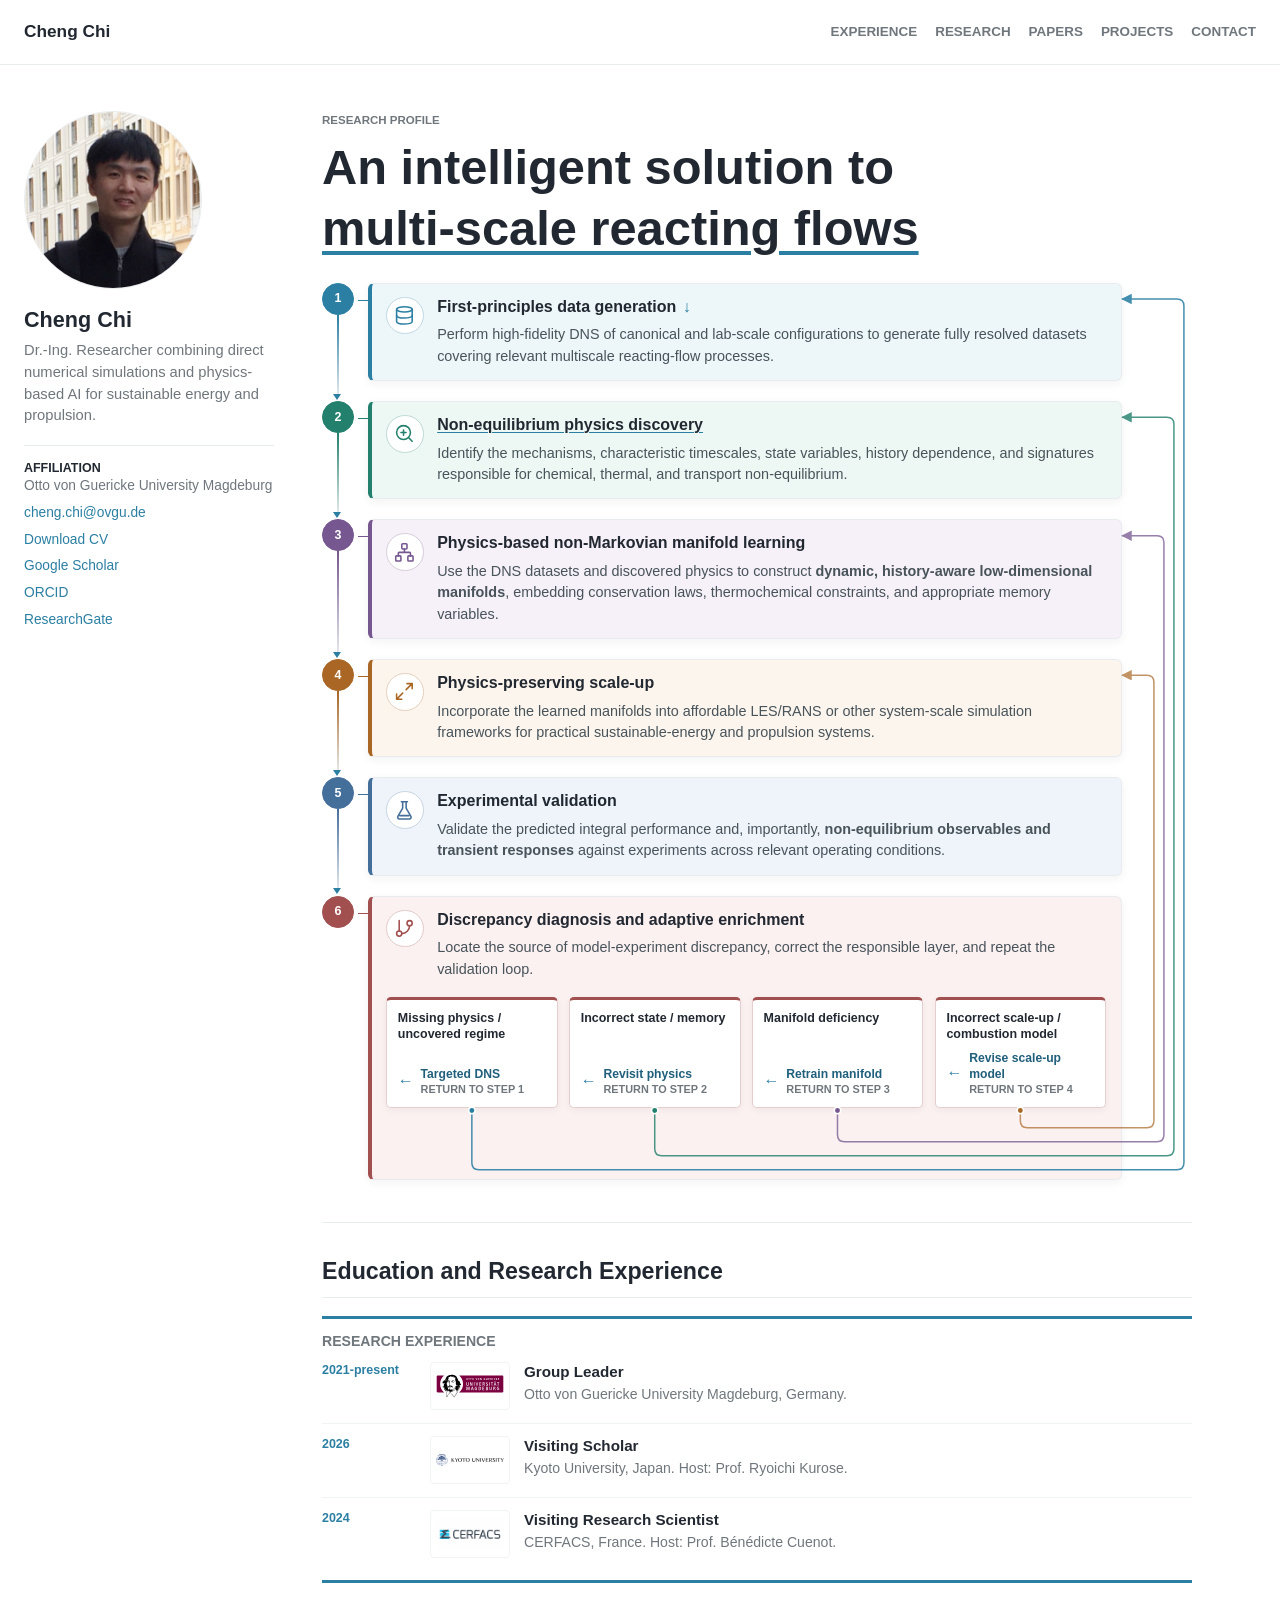
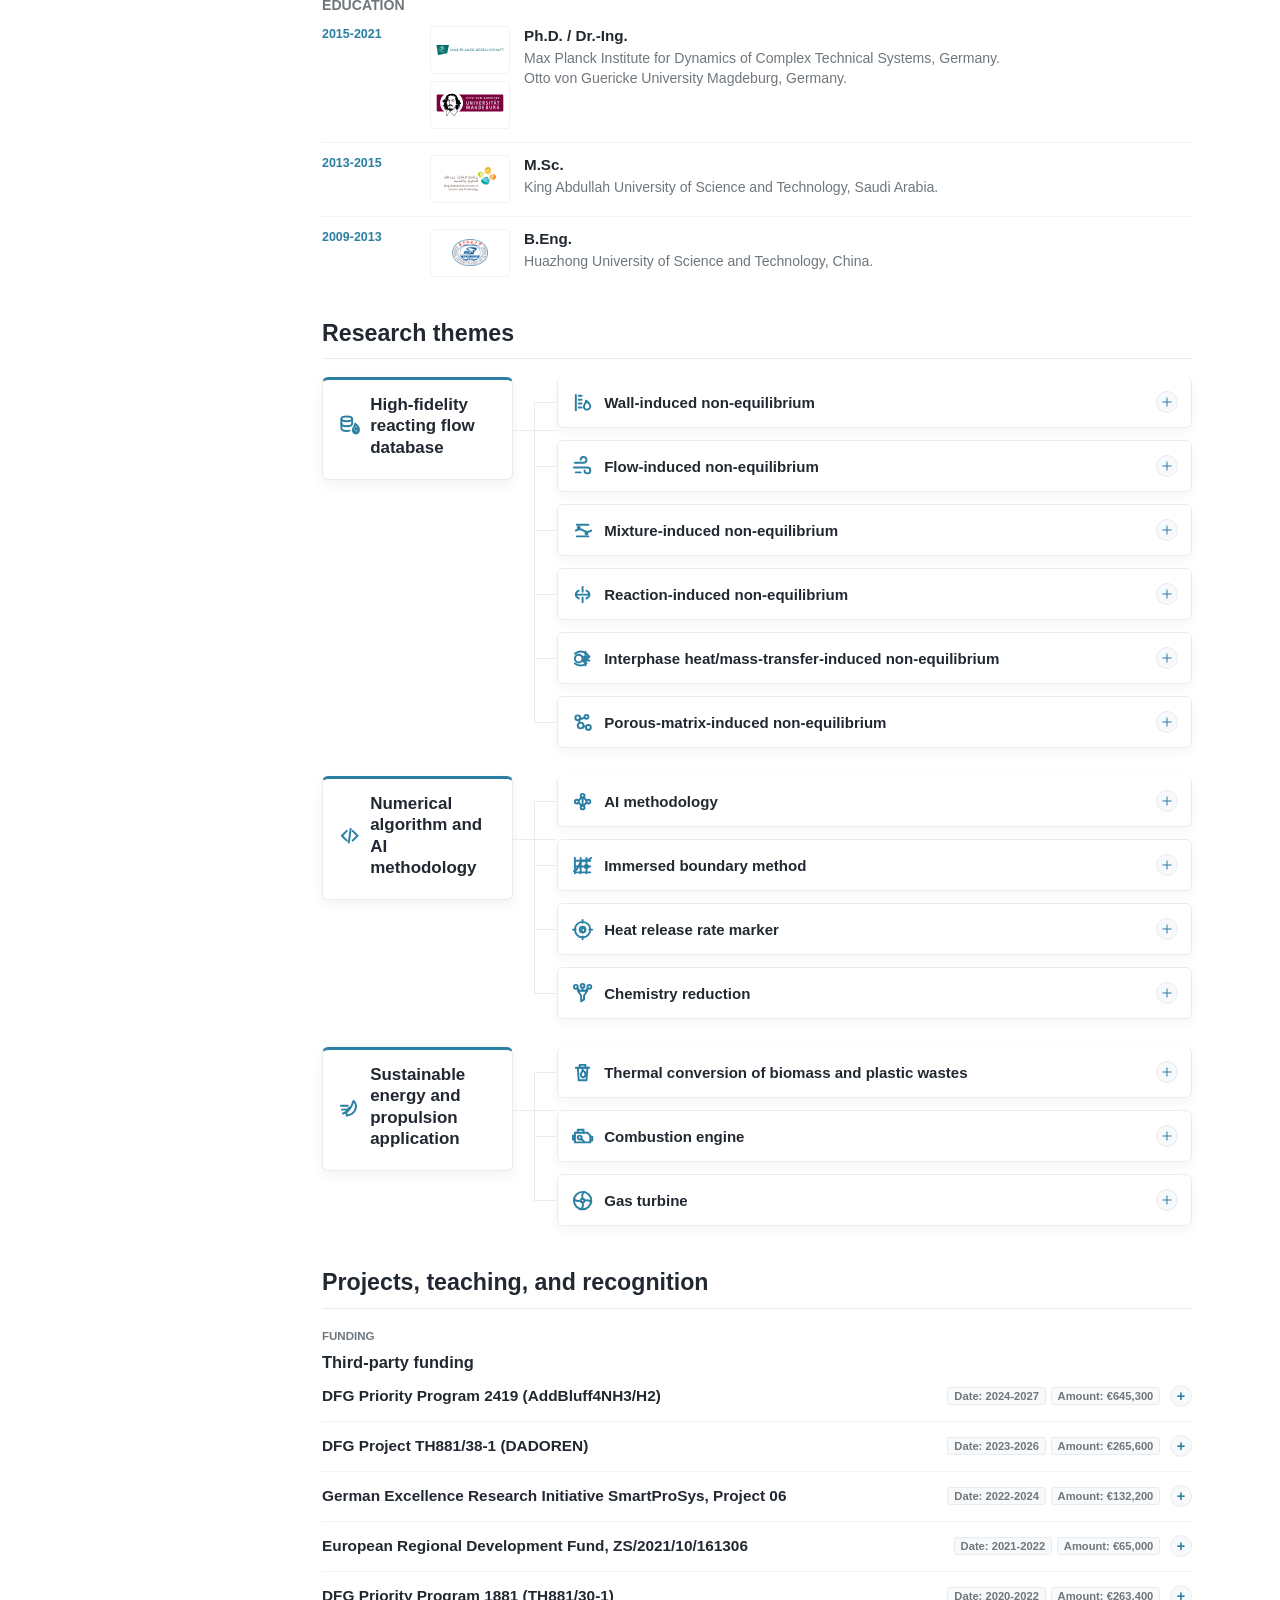
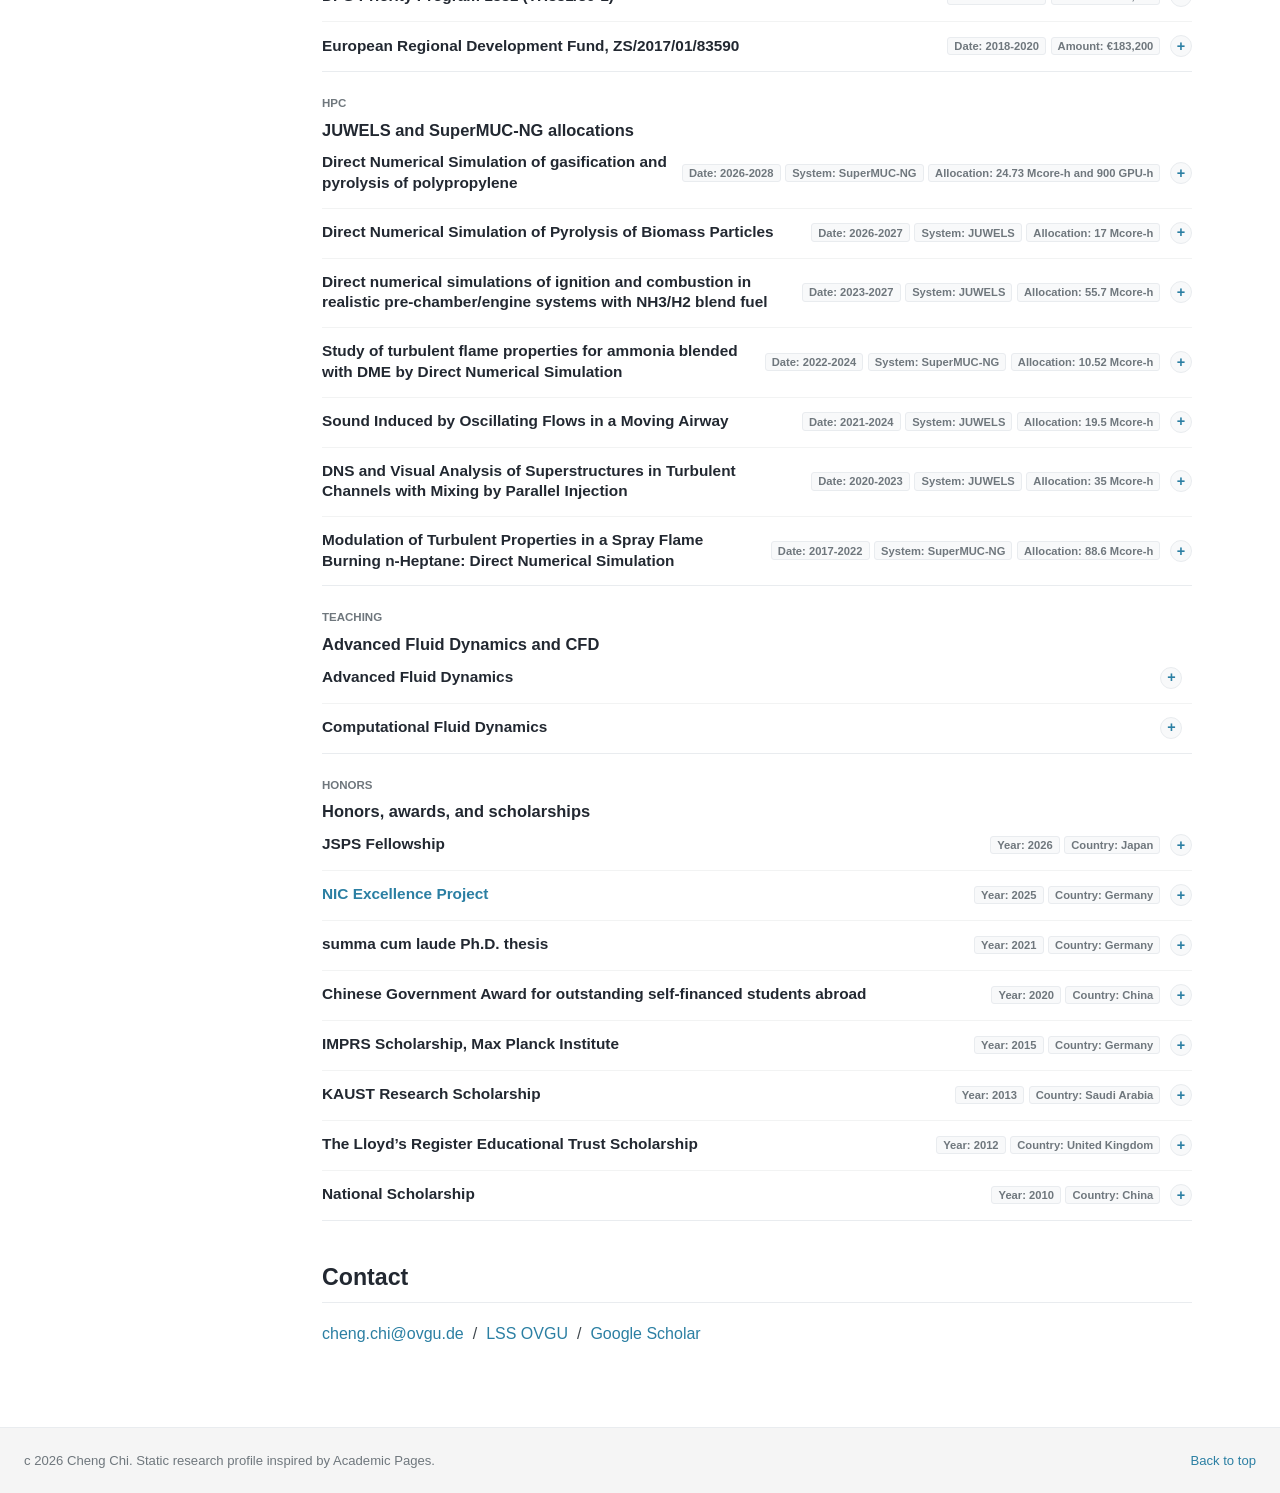
<file: index.html>
<!doctype html>
<html lang="en">
  <head>
    <meta charset="utf-8" />
    <meta name="viewport" content="width=device-width, initial-scale=1" />
    <title>Cheng Chi | AI-assisted Reacting Flows for Sustainable Energy and Propulsion</title>
    <meta
      name="description"
      content="Dr.-Ing. Cheng Chi develops AI-assisted approaches for reacting flows in sustainable energy and propulsion using direct numerical simulation, rare-event analysis, and physics-based AI."
    />
    <meta name="google-site-verification" content="40iaabo61hyjqT8rDu9QE8e2UBWlCCJHtbiyzvYNwFI" />
    <meta name="robots" content="index, follow, max-image-preview:large" />
    <meta name="theme-color" content="#ffffff" />
    <link rel="canonical" href="https://chengchi1.github.io/" />
    <meta property="og:type" content="profile" />
    <meta property="og:url" content="https://chengchi1.github.io/" />
    <meta property="og:title" content="Cheng Chi | AI-assisted Reacting Flows for Sustainable Energy and Propulsion" />
    <meta
      property="og:description"
      content="AI-assisted reacting-flow research combining high-fidelity simulation, non-equilibrium physics, and interpretable scientific AI."
    />
    <meta property="og:image" content="https://chengchi1.github.io/assets/profile-cheng-avatar-eye23.jpg?v=restored-20260811" />
    <meta property="og:image:alt" content="Portrait of Dr.-Ing. Cheng Chi" />
    <meta name="twitter:card" content="summary" />
    <meta name="twitter:title" content="Cheng Chi | AI-assisted Reacting Flows" />
    <meta
      name="twitter:description"
      content="Research in high-fidelity reacting-flow simulation, non-equilibrium physics, and physics-based AI for sustainable energy and propulsion."
    />
    <meta name="twitter:image" content="https://chengchi1.github.io/assets/profile-cheng-avatar-eye23.jpg?v=restored-20260811" />
    <script type="application/ld+json">
      {
        "@context": "https://schema.org",
        "@type": "Person",
        "@id": "https://chengchi1.github.io/#person",
        "name": "Cheng Chi",
        "honorificPrefix": "Dr.-Ing.",
        "url": "https://chengchi1.github.io/",
        "image": "https://chengchi1.github.io/assets/profile-cheng-avatar-eye23.jpg?v=restored-20260811",
        "email": "mailto:cheng.chi@ovgu.de",
        "jobTitle": "Group Leader",
        "affiliation": {
          "@type": "CollegeOrUniversity",
          "name": "Otto von Guericke University Magdeburg",
          "url": "https://www.ovgu.de/en/"
        },
        "alumniOf": [
          {
            "@type": "ResearchOrganization",
            "name": "Max Planck Institute for Dynamics of Complex Technical Systems",
            "url": "https://www.mpi-magdeburg.mpg.de/"
          },
          {
            "@type": "CollegeOrUniversity",
            "name": "Otto von Guericke University Magdeburg",
            "url": "https://www.ovgu.de/en/"
          },
          {
            "@type": "CollegeOrUniversity",
            "name": "King Abdullah University of Science and Technology",
            "url": "https://www.kaust.edu.sa/"
          },
          {
            "@type": "CollegeOrUniversity",
            "name": "Huazhong University of Science and Technology",
            "url": "https://english.hust.edu.cn/"
          }
        ],
        "sameAs": [
          "https://scholar.google.com/citations?hl=en&user=B3WmPUEAAAAJ",
          "https://orcid.org/0000-0002-8512-8876",
          "https://www.researchgate.net/profile/Cheng-Chi-20"
        ],
        "knowsAbout": [
          "AI-assisted reacting flows",
          "Non-equilibrium reacting flows",
          "Direct numerical simulation",
          "Physics-based artificial intelligence",
          "Sustainable energy",
          "Propulsion"
        ]
      }
    </script>
    <link rel="stylesheet" href="styles.css?v=66" />
    <script src="script.js?v=69" defer></script>
  </head>
  <body>
    <svg class="icon-sprite" aria-hidden="true" focusable="false">
      <symbol id="icon-database-flow" viewBox="0 0 24 24">
        <ellipse cx="9" cy="5" rx="5.5" ry="2.5" />
        <path d="M3.5 5v5c0 1.4 2.5 2.5 5.5 2.5s5.5-1.1 5.5-2.5V5" />
        <path d="M3.5 10v5c0 1.4 2.5 2.5 5.5 2.5 1 0 1.9-.1 2.7-.4" />
        <path d="M17.5 20c-2.4-1.2-3-3.7-1.4-6 .9-1.2 1.5-2.3 1.4-4 2.5 1.8 4 4 4 6.3a4 4 0 0 1-4 3.7Z" />
        <path d="M17.8 19c-1-.7-1.1-1.9-.2-3.1.4-.6.8-1.1.8-1.8 1.1.9 1.7 1.8 1.7 2.8a2.1 2.1 0 0 1-2.3 2.1Z" />
      </symbol>
      <symbol id="icon-wall-flame" viewBox="0 0 24 24">
        <path d="M5 4v16" />
        <path d="M8 5h3M8 9h3M8 13h3M8 17h3" />
        <path d="M15 19c-1.7-1.1-2.2-3.1-.9-5.1.8-1.2 1.4-2.3 1.4-3.9 2.4 1.7 4.5 4 4.5 6.4A3.7 3.7 0 0 1 15 19Z" />
      </symbol>
      <symbol id="icon-particles" viewBox="0 0 24 24">
        <circle cx="9" cy="14" r="4" />
        <circle cx="17" cy="7" r="2" />
        <circle cx="18" cy="17" r="1.5" />
        <path d="M12.3 11.7 15.5 8.5M13 15.2l3.6 1" />
      </symbol>
      <symbol id="icon-interphase" viewBox="0 0 24 24">
        <circle cx="8" cy="12" r="4" />
        <path d="M15 5v14" />
        <path d="M4 7c4-3 8-3 12 0" />
        <path d="M4 17c4 3 8 3 12 0" />
        <path d="M12 10h7" />
        <path d="m16 7 3 3-3 3" />
        <path d="M19 14h-7" />
        <path d="m15 11-3 3 3 3" />
      </symbol>
      <symbol id="icon-flow" viewBox="0 0 24 24">
        <path d="M4 8h9a3 3 0 1 0-3-3" />
        <path d="M3 13h14a3 3 0 1 1-3 3" />
        <path d="M5 18h5" />
      </symbol>
      <symbol id="icon-mixture" viewBox="0 0 24 24">
        <path d="M6 6h12" />
        <path d="M5 12c3-2 5-2 8 0s5 2 8 0" />
        <path d="M6 18h12" />
        <circle cx="8" cy="9" r="1" />
        <circle cx="16" cy="15" r="1" />
      </symbol>
      <symbol id="icon-limit" viewBox="0 0 24 24">
        <path d="M12 4v5" />
        <path d="M12 15v5" />
        <path d="M5 12h14" />
        <path d="M8 8c-2 1-3 2.5-3 4s1 3 3 4" />
        <path d="M16 8c2 1 3 2.5 3 4s-1 3-3 4" />
      </symbol>
      <symbol id="icon-porous" viewBox="0 0 24 24">
        <circle cx="7" cy="7" r="2.5" />
        <circle cx="16" cy="6" r="2" />
        <circle cx="10" cy="15" r="3" />
        <circle cx="18" cy="17" r="2.5" />
        <path d="M9 8.5 14.2 7M8.4 9.2 9.2 12.2M12.8 15.7 15.8 16.4" />
      </symbol>
      <symbol id="icon-ai" viewBox="0 0 24 24">
        <circle cx="6" cy="12" r="2" />
        <circle cx="12" cy="6" r="2" />
        <circle cx="18" cy="12" r="2" />
        <circle cx="12" cy="18" r="2" />
        <path d="M8 11 11 7.5M13 7.5 16 11M8 13l3 3.5M13 16.5l3-3.5M12 8v8" />
      </symbol>
      <symbol id="icon-methods" viewBox="0 0 24 24">
        <path d="m9 7-5 5 5 5" />
        <path d="m15 7 5 5-5 5" />
        <path d="m13 5-2 14" />
      </symbol>
      <symbol id="icon-immersed-boundary" viewBox="0 0 24 24">
        <path d="M4 4v16M10 4v16M16 4v16M4 7h16M4 13h16M4 19h16" />
        <path d="M3 18c5-1 5-10 9-11 3-.8 5 1 9-3" />
        <circle cx="16" cy="13" r="1.6" />
      </symbol>
      <symbol id="icon-marker" viewBox="0 0 24 24">
        <circle cx="12" cy="12" r="8" />
        <circle cx="12" cy="12" r="3" />
        <path d="M12 2v3M12 19v3M2 12h3M19 12h3" />
        <path d="M12 15c-1.2-.8-1.5-2.2-.6-3.6.5-.7.8-1.3.8-2.1 1.4 1 2.3 2.2 2.3 3.4A2.5 2.5 0 0 1 12 15Z" />
      </symbol>
      <symbol id="icon-chemistry-reduction" viewBox="0 0 24 24">
        <circle cx="5" cy="5" r="2" />
        <circle cx="12" cy="4" r="2" />
        <circle cx="19" cy="5" r="2" />
        <path d="M6.5 6.4 9 9M12 6v3M17.5 6.4 15 9" />
        <path d="M7 9h10l-3.5 5v4l-3 2v-6Z" />
      </symbol>
      <symbol id="icon-application" viewBox="0 0 24 24">
        <path d="M5 19c4-1 7-4 9-8l2-5c2 2 3 5 2 8-1 4-5 7-9 7" />
        <path d="M9 21c-1-3 0-6 3-8" />
        <path d="M4 15h5" />
        <path d="M3 11h7" />
      </symbol>
      <symbol id="icon-waste-conversion" viewBox="0 0 24 24">
        <path d="M7 7h10l-1 13H8Z" />
        <path d="M9 7V4h6v3M5 7h14" />
        <path d="M12 17c-2-1.3-2.5-3.2-1.1-5 .7-.9 1-1.8 1-2.8 2 1.4 3.1 3 3.1 4.6 0 1.8-1.3 3.2-3 3.2Z" />
      </symbol>
      <symbol id="icon-engine" viewBox="0 0 24 24">
        <path d="M4 8h13l3 3v7H4Z" />
        <path d="M7 8V5h6v3M20 12h2v4h-2M4 11H2v4h2" />
        <circle cx="9" cy="13" r="2" />
        <path d="m10.5 14.5 3 2.5" />
      </symbol>
      <symbol id="icon-turbine" viewBox="0 0 24 24">
        <circle cx="12" cy="12" r="2" />
        <circle cx="12" cy="12" r="9" />
        <path d="M12 10c-1-4 0-6 2-7M14 12c4-1 6 0 7 2M12 14c1 4 0 6-2 7M10 12c-4 1-6 0-7-2" />
      </symbol>
    </svg>
    <a class="skip-link" href="#main">Skip to content</a>

    <header class="masthead site-header" data-header>
      <div class="masthead__inner-wrap">
        <a class="site-title" href="#top" aria-label="Cheng Chi home">
          Cheng Chi
        </a>

        <button class="nav-toggle" type="button" aria-expanded="false" aria-controls="site-nav" data-nav-toggle>
          <span class="nav-toggle-line"></span>
          <span class="nav-toggle-line"></span>
          <span class="nav-toggle-line"></span>
          <span class="visually-hidden">Menu</span>
        </button>

        <nav class="greedy-nav site-nav" id="site-nav" data-nav>
          <a href="#experience">Experience</a>
          <a href="#research">Research</a>
          <a href="#theme-publications">Papers</a>
          <a href="#projects">Projects</a>
          <a href="#contact">Contact</a>
        </nav>
      </div>
    </header>

    <main class="page-layout" id="main">
      <aside class="sidebar sticky" id="top" aria-label="Author profile">
        <div class="author__avatar">
          <img src="assets/profile-cheng-avatar-eye23.jpg?v=restored-20260811" alt="Portrait of Dr.-Ing. Cheng Chi" />
        </div>

        <div class="author__content">
          <h2 class="author__name">Cheng Chi</h2>
          <p class="author__bio">
            Dr.-Ing. Researcher combining direct numerical simulations and physics-based AI
            for sustainable energy and propulsion.
          </p>
        </div>

        <ul class="author__urls">
          <li><strong>Affiliation</strong><span>Otto von Guericke University Magdeburg</span></li>
          <li><a href="mailto:cheng.chi@ovgu.de">cheng.chi@ovgu.de</a></li>
          <li><a href="assets/Cheng-Chi-CV.pdf?v=restored-20260811">Download CV</a></li>
          <li><a href="https://scholar.google.com/citations?hl=en&amp;user=B3WmPUEAAAAJ">Google Scholar</a></li>
          <li><a href="https://orcid.org/0000-0002-8512-8876">ORCID</a></li>
          <li><a href="https://www.researchgate.net/profile/Cheng-Chi-20">ResearchGate</a></li>
        </ul>
      </aside>

      <article class="page archive">
        <header class="page__header">
          <p class="page__meta">Research profile</p>
          <h1 class="page__title">
            An intelligent solution to
            <button
              class="definition-trigger definition-trigger--title"
              type="button"
              aria-expanded="false"
              aria-controls="multiscale-definition"
              data-definition-trigger
            >
              multi-scale reacting flows
            </button>
          </h1>
          <div
            class="definition-popover definition-popover--profile"
            id="multiscale-definition"
            role="note"
            data-definition-panel
            hidden
          >
            <p>
              Reactive flow constitutes the physical foundation for
              <strong class="definition-highlight">sustainable energy and propulsion</strong>.
              Its multiscale nature introduces non-equilibrium processes that generate intermittent rare
              events, including extinction, reignition, abnormal pollutant emissions, extreme curvature,
              strain, and burning rates, making prediction and modeling especially challenging.
            </p>
          </div>
          <ol class="research-workflow" aria-label="Closed-loop research workflow">
            <li id="workflow-step-1">
              <span class="research-workflow__number">1</span>
              <a class="research-workflow__content research-workflow__content--link" href="#theme-noneq">
                <span class="research-workflow__icon" aria-hidden="true">
                  <svg viewBox="0 0 24 24" focusable="false"><ellipse cx="12" cy="5" rx="9" ry="3"></ellipse><path d="M3 5v14c0 1.7 4 3 9 3s9-1.3 9-3V5"></path><path d="M3 12c0 1.7 4 3 9 3s9-1.3 9-3"></path></svg>
                </span>
                <h2>First-principles data generation</h2>
                <p>Perform high-fidelity DNS of canonical and lab-scale configurations to generate fully resolved datasets covering relevant multiscale reacting-flow processes.</p>
              </a>
            </li>
            <li id="workflow-step-2">
              <span class="research-workflow__number">2</span>
              <div class="research-workflow__content">
                <span class="research-workflow__icon" aria-hidden="true">
                  <svg viewBox="0 0 24 24" focusable="false"><circle cx="11" cy="11" r="8"></circle><path d="m21 21-4.3-4.3"></path><path d="M8 11h6M11 8v6"></path></svg>
                </span>
                <h2>
                  <button
                    class="definition-trigger definition-trigger--workflow"
                    type="button"
                    aria-expanded="false"
                    aria-controls="nonequilibrium-definition"
                    data-definition-trigger
                  >
                    Non-equilibrium physics discovery
                  </button>
                </h2>
                <p>Identify the mechanisms, characteristic timescales, state variables, history dependence, and signatures responsible for chemical, thermal, and transport non-equilibrium.</p>
                <div
                  class="definition-popover definition-popover--workflow"
                  id="nonequilibrium-definition"
                  role="note"
                  data-definition-panel
                  hidden
                >
                  <p>
                    <strong>Non-equilibrium reacting flows:</strong> the fast-reaction (chemical-equilibrium)
                    assumption fails when the timescale of another physical process, such as convection or
                    diffusion, becomes comparable to or smaller than the flame timescale.
                  </p>
                  <figure class="definition-figure">
                    <img
                      src="assets/nonequilibrium-explanation.png?v=restored-20260811"
                      alt="Conceptual diagram showing turbulence, wall heat loss, pressure waves, spray mixing, flame state, chemical response, equilibrium manifold, non-equilibrium state, and forcing versus chemical timescales."
                    />
                  </figure>
                </div>
              </div>
            </li>
            <li id="workflow-step-3">
              <span class="research-workflow__number">3</span>
              <div class="research-workflow__content">
                <span class="research-workflow__icon" aria-hidden="true">
                  <svg viewBox="0 0 24 24" focusable="false"><rect x="9" y="2" width="6" height="6" rx="1"></rect><rect x="2" y="16" width="6" height="6" rx="1"></rect><rect x="16" y="16" width="6" height="6" rx="1"></rect><path d="M12 8v4M5 16v-3a1 1 0 0 1 1-1h12a1 1 0 0 1 1 1v3"></path></svg>
                </span>
                <h2>Physics-based non-Markovian manifold learning</h2>
                <p>Use the DNS datasets and discovered physics to construct <strong>dynamic, history-aware low-dimensional manifolds</strong>, embedding conservation laws, thermochemical constraints, and appropriate memory variables.</p>
              </div>
            </li>
            <li id="workflow-step-4">
              <span class="research-workflow__number">4</span>
              <div class="research-workflow__content">
                <span class="research-workflow__icon" aria-hidden="true">
                  <svg viewBox="0 0 24 24" focusable="false"><path d="M15 3h6v6M9 21H3v-6M21 3l-7 7M3 21l7-7"></path></svg>
                </span>
                <h2>Physics-preserving scale-up</h2>
                <p>Incorporate the learned manifolds into affordable LES/RANS or other system-scale simulation frameworks for practical sustainable-energy and propulsion systems.</p>
              </div>
            </li>
            <li>
              <span class="research-workflow__number">5</span>
              <div class="research-workflow__content">
                <span class="research-workflow__icon" aria-hidden="true">
                  <svg viewBox="0 0 24 24" focusable="false"><path d="M10 2v7.3L4.5 19a2 2 0 0 0 1.75 3h11.5a2 2 0 0 0 1.75-3L14 9.3V2"></path><path d="M8.5 2h7M6.5 18h11"></path></svg>
                </span>
                <h2>Experimental validation</h2>
                <p>Validate the predicted integral performance and, importantly, <strong>non-equilibrium observables and transient responses</strong> against experiments across relevant operating conditions.</p>
              </div>
            </li>
            <li class="research-workflow__diagnosis">
              <span class="research-workflow__number">6</span>
              <div class="research-workflow__content">
                <span class="research-workflow__icon" aria-hidden="true">
                  <svg viewBox="0 0 24 24" focusable="false"><path d="M6 3v12"></path><circle cx="6" cy="18" r="3"></circle><circle cx="18" cy="6" r="3"></circle><path d="M18 9a9 9 0 0 1-9 9"></path></svg>
                </span>
                <h2>Discrepancy diagnosis and adaptive enrichment</h2>
                <p>Locate the source of model-experiment discrepancy, correct the responsible layer, and repeat the validation loop.</p>
                <ul class="research-workflow__branches" aria-label="Corrective branches">
                  <li data-loop-return="workflow-step-1">
                    <strong>Missing physics / uncovered regime</strong>
                    <a class="research-workflow__return" href="#workflow-step-1" aria-label="Targeted DNS; return to Step 1">
                      <span class="research-workflow__return-action">Targeted DNS</span>
                      <span class="research-workflow__return-target">Return to Step 1</span>
                    </a>
                  </li>
                  <li data-loop-return="workflow-step-2">
                    <strong>Incorrect state / memory</strong>
                    <a class="research-workflow__return" href="#workflow-step-2" aria-label="Revisit physics; return to Step 2">
                      <span class="research-workflow__return-action">Revisit physics</span>
                      <span class="research-workflow__return-target">Return to Step 2</span>
                    </a>
                  </li>
                  <li data-loop-return="workflow-step-3">
                    <strong>Manifold deficiency</strong>
                    <a class="research-workflow__return" href="#workflow-step-3" aria-label="Retrain manifold; return to Step 3">
                      <span class="research-workflow__return-action">Retrain manifold</span>
                      <span class="research-workflow__return-target">Return to Step 3</span>
                    </a>
                  </li>
                  <li data-loop-return="workflow-step-4">
                    <strong>Incorrect scale-up / combustion model</strong>
                    <a class="research-workflow__return" href="#workflow-step-4" aria-label="Revise scale-up model; return to Step 4">
                      <span class="research-workflow__return-action">Revise scale-up model</span>
                      <span class="research-workflow__return-target">Return to Step 4</span>
                    </a>
                  </li>
                </ul>
              </div>
            </li>
          </ol>
        </header>

        <section class="page__content profile-summary" id="experience" aria-labelledby="experience-title">
          <h2 id="experience-title" class="archive__subtitle">Education and Research Experience</h2>
          <div class="profile-timeline-grid">
            <section class="profile-timeline" aria-labelledby="research-experience-title">
              <p class="taxonomy-card__label" id="research-experience-title">Research experience</p>
              <ol class="profile-timeline__list">
                <li>
                  <span class="profile-timeline__date">2021-present</span>
                  <div class="profile-timeline__entry">
                    <div class="profile-timeline__logos">
                      <a class="profile-timeline__logo-link" href="https://www.ovgu.de/en/" target="_blank" rel="noopener noreferrer" aria-label="Otto von Guericke University Magdeburg website">
                        <img class="profile-timeline__logo" src="assets/logo-ovgu.svg" alt="Otto von Guericke University Magdeburg logo" loading="lazy">
                      </a>
                    </div>
                    <div>
                      <h3>Group Leader</h3>
                      <p>Otto von Guericke University Magdeburg, Germany.</p>
                    </div>
                  </div>
                </li>
                <li>
                  <span class="profile-timeline__date">2026</span>
                  <div class="profile-timeline__entry">
                    <div class="profile-timeline__logos">
                      <a class="profile-timeline__logo-link" href="https://www.kyoto-u.ac.jp/en" target="_blank" rel="noopener noreferrer" aria-label="Kyoto University website">
                        <img class="profile-timeline__logo" src="assets/logo-kyoto.svg" alt="Kyoto University logo" loading="lazy">
                      </a>
                    </div>
                    <div>
                      <h3>Visiting Scholar</h3>
                      <p>Kyoto University, Japan. Host: Prof. Ryoichi Kurose.</p>
                    </div>
                  </div>
                </li>
                <li>
                  <span class="profile-timeline__date">2024</span>
                  <div class="profile-timeline__entry">
                    <div class="profile-timeline__logos">
                      <a class="profile-timeline__logo-link" href="https://cerfacs.fr/en/" target="_blank" rel="noopener noreferrer" aria-label="CERFACS website">
                        <img class="profile-timeline__logo" src="assets/logo-cerfacs.png" alt="CERFACS logo" loading="lazy">
                      </a>
                    </div>
                    <div>
                      <h3>Visiting Research Scientist</h3>
                      <p>CERFACS, France. Host: Prof. Bénédicte Cuenot.</p>
                    </div>
                  </div>
                </li>
              </ol>
            </section>

            <section class="profile-timeline" aria-labelledby="education-title">
              <p class="taxonomy-card__label" id="education-title">Education</p>
              <ol class="profile-timeline__list">
                <li>
                  <span class="profile-timeline__date">2015-2021</span>
                  <div class="profile-timeline__entry">
                    <div class="profile-timeline__logos profile-timeline__logos--pair">
                      <a class="profile-timeline__logo-link" href="https://www.mpi-magdeburg.mpg.de/" target="_blank" rel="noopener noreferrer" aria-label="Max Planck Institute for Dynamics of Complex Technical Systems website">
                        <img class="profile-timeline__logo" src="assets/logo-max-planck.svg" alt="Max Planck Institute logo" loading="lazy">
                      </a>
                      <a class="profile-timeline__logo-link" href="https://www.ovgu.de/en/" target="_blank" rel="noopener noreferrer" aria-label="Otto von Guericke University Magdeburg website">
                        <img class="profile-timeline__logo" src="assets/logo-ovgu.svg" alt="Otto von Guericke University Magdeburg logo" loading="lazy">
                      </a>
                    </div>
                    <div>
                      <h3>Ph.D. / Dr.-Ing.</h3>
                      <p>Max Planck Institute for Dynamics of Complex Technical Systems, Germany.</p>
                      <p>Otto von Guericke University Magdeburg, Germany.</p>
                    </div>
                  </div>
                </li>
                <li>
                  <span class="profile-timeline__date">2013-2015</span>
                  <div class="profile-timeline__entry">
                    <div class="profile-timeline__logos">
                      <a class="profile-timeline__logo-link" href="https://www.kaust.edu.sa/" target="_blank" rel="noopener noreferrer" aria-label="King Abdullah University of Science and Technology website">
                        <img class="profile-timeline__logo profile-timeline__logo--compact" src="assets/logo-kaust.svg" alt="King Abdullah University of Science and Technology logo" loading="lazy">
                      </a>
                    </div>
                    <div>
                      <h3>M.Sc.</h3>
                      <p>King Abdullah University of Science and Technology, Saudi Arabia.</p>
                    </div>
                  </div>
                </li>
                <li>
                  <span class="profile-timeline__date">2009-2013</span>
                  <div class="profile-timeline__entry">
                    <div class="profile-timeline__logos">
                      <a class="profile-timeline__logo-link" href="https://english.hust.edu.cn/" target="_blank" rel="noopener noreferrer" aria-label="Huazhong University of Science and Technology website">
                        <img class="profile-timeline__logo profile-timeline__logo--seal" src="assets/logo-hust.png" alt="Huazhong University of Science and Technology logo" loading="lazy">
                      </a>
                    </div>
                    <div>
                      <h3>B.Eng.</h3>
                      <p>Huazhong University of Science and Technology, China.</p>
                    </div>
                  </div>
                </li>
              </ol>
            </section>
          </div>
        </section>

        <section class="page__content" id="research" aria-labelledby="research-title">
          <h2 id="research-title" class="archive__subtitle">Research themes</h2>

          <div class="research-map" aria-label="Structured research themes">
            <section class="research-domain research-domain--primary" aria-labelledby="theme-noneq">
              <div class="research-domain__header">
                <h3 id="theme-noneq" class="theme-title">
                  <svg class="theme-icon" aria-hidden="true"><use href="#icon-database-flow"></use></svg>
                  High-fidelity reacting flow database
                </h3>
              </div>

              <div class="research-branches research-branches--papers" id="theme-publications" aria-label="Non-equilibrium process categories with journal articles">
                <article class="research-branch research-branch--with-papers" id="theme-wall-flame">
                  <p class="research-branch__axis">Wall-induced non-equilibrium</p>
                  <div class="research-branch__heading">
                    <svg class="theme-icon" aria-hidden="true"><use href="#icon-wall-flame"></use></svg>
                    <span class="research-branch__icon-rule" aria-hidden="true"></span>
                    <div class="research-branch__heading-text">
                      <h4>Flame-wall interactions</h4>
                      <p><span>Small timescale:</span> wall thermal diffusion.</p>
                    </div>
                  </div>
                  <figure class="research-branch__media">
                    <img
                      src="assets/reactchannel-flame-wall.webp?v=restored-20260811"
                      alt="Animated simulation of a turbulent reacting channel flame interacting with walls."
                      loading="lazy"
                      decoding="async"
                    />
                  </figure>
                  <p class="research-branch__resource">
                    <a href="https://blastnet.github.io/premixdflame_nh3h2air_quenching" target="_blank" rel="noopener">
                      BLASTNet NH3/H2/air flame-quenching dataset
                    </a>
                  </p>
                  <details class="theme-papers" aria-label="Flame-wall interaction journal articles">
                    <summary class="theme-papers__summary">Journal articles <span>7</span></summary>
                    <div class="list__item"><article class="archive__item" data-paper-index="1"><p class="page__meta">2026</p><h5 class="archive__item-title">Turbulent flame-wall interaction: dynamics of flame thickness and combustion regime.</h5><p class="archive__item-excerpt"><em>Journal of Fluid Mechanics</em>. <a class="paper-link" href="https://doi.org/10.1017/jfm.2026.11189" target="_blank" rel="noopener">Paper</a></p></article></div>
                    <div class="list__item"><article class="archive__item" data-paper-index="2"><p class="page__meta">2025</p><h5 class="archive__item-title">A flame marker for ammonia/hydrogen/air premixed flames during flame/wall interactions.</h5><p class="archive__item-excerpt"><em>Proceedings of the Combustion Institute</em>. <a class="paper-link" href="https://doi.org/10.1016/j.proci.2025.105935" target="_blank" rel="noopener">Paper</a></p></article></div>
                    <div class="list__item"><article class="archive__item" data-paper-index="4"><p class="page__meta">2024</p><h5 class="archive__item-title">Flame dynamic insights into emission characteristics of NH3/H2/air combustion in turbulent boundary layers.</h5><p class="archive__item-excerpt"><em>Combustion and Flame</em>. <a class="paper-link" href="https://doi.org/10.1016/j.combustflame.2024.113723" target="_blank" rel="noopener">Paper</a></p></article></div>
                    <div class="list__item"><article class="archive__item" data-paper-index="5"><p class="page__meta">2024</p><h5 class="archive__item-title">Effect of differential diffusion on head-on quenching of premixed NH3/H2/air flames within turbulent boundary layers.</h5><p class="archive__item-excerpt"><em>Proceedings of the Combustion Institute</em>. <a class="paper-link" href="https://doi.org/10.1016/j.proci.2024.105276" target="_blank" rel="noopener">Paper</a></p></article></div>
                    <div class="list__item"><article class="archive__item" data-paper-index="3"><p class="page__meta">2025</p><h5 class="archive__item-title">A numerical study of the stagnation flow premixed lean hydrogen/air flame stabilized at the wall with the focus on NO emission and flame-solid interaction.</h5><p class="archive__item-excerpt"><em>Journal of Thermal Science</em>. <a class="paper-link" href="https://scholar.google.com/scholar?q=%22A+numerical+study+of+the+stagnation+flow+premixed+lean+hydrogen%2Fair+flame+stabilized+at+the+wall+with+the+focus+on+NO+emission+and+flame-solid+interaction%22" target="_blank" rel="noopener">Paper</a></p></article></div>
                    <div class="list__item"><article class="archive__item" data-paper-index="6"><p class="page__meta">2023</p><h5 class="archive__item-title">Numerical investigation on the Head-on Quenching (HoQ) of laminar premixed lean to stoichiometric ammonia-hydrogen-air flames.</h5><p class="archive__item-excerpt"><em>Flow, Turbulence and Combustion</em>. <a class="paper-link" href="https://scholar.google.com/scholar?q=%22Numerical+investigation+on+the+Head-on+Quenching+of+laminar+premixed+lean+to+stoichiometric+ammonia-hydrogen-air+flames%22" target="_blank" rel="noopener">Paper</a></p></article></div>
                    <div class="list__item"><article class="archive__item" data-paper-index="12"><p class="page__meta">2023</p><h5 class="archive__item-title">Interaction of a turbulent flame with the very-large-scale structures in a channel flow.</h5><p class="archive__item-excerpt"><em>European Journal of Mechanics / B Fluids</em>. <a class="paper-link" href="https://doi.org/10.1016/j.euromechflu.2023.05.008" target="_blank" rel="noopener">Paper</a></p></article></div>
                  </details>
                </article>

                <article class="research-branch research-branch--with-papers" id="theme-flow">
                  <p class="research-branch__axis">Flow-induced non-equilibrium</p>
                  <div class="research-branch__heading">
                    <svg class="theme-icon" aria-hidden="true"><use href="#icon-flow"></use></svg>
                    <span class="research-branch__icon-rule" aria-hidden="true"></span>
                    <div class="research-branch__heading-text">
                      <h4>High-Karlovitz-number flames</h4>
                      <p><span>Small timescale:</span> Kolmogorov-scale turbulent motion.</p>
                    </div>
                  </div>
                  <figure class="research-branch__media research-branch__media--movies high-ka-movies" aria-label="High- and low-Karlovitz flame evolution at different Reynolds numbers">
                    <div class="high-ka-movies__grid">
                      <div class="high-ka-movies__item high-ka-movies__item--high-high">
                        <img src="assets/high-ka-movies/highka-highre.webp?v=restored-20260811" alt="High-Karlovitz, high-Reynolds-number flame evolution." loading="lazy" decoding="async" />
                        <span>High Ka / High Re</span>
                      </div>
                      <div class="high-ka-movies__item high-ka-movies__item--high-low">
                        <img src="assets/high-ka-movies/highka-lowre.webp?v=restored-20260811" alt="High-Karlovitz, low-Reynolds-number flame evolution." loading="lazy" decoding="async" />
                        <span>High Ka / Low Re</span>
                      </div>
                      <div class="high-ka-movies__item high-ka-movies__item--low-high">
                        <img src="assets/high-ka-movies/lowka-highre.webp?v=restored-20260811" alt="Low-Karlovitz, high-Reynolds-number flame evolution." loading="lazy" decoding="async" />
                        <span>Low Ka / High Re</span>
                      </div>
                      <div class="high-ka-movies__item high-ka-movies__item--low-low">
                        <img src="assets/high-ka-movies/lowka-lowre.webp?v=restored-20260811" alt="Low-Karlovitz, low-Reynolds-number flame evolution." loading="lazy" decoding="async" />
                        <span>Low Ka / Low Re</span>
                      </div>
                    </div>
                  </figure>
                  <details class="theme-papers" aria-label="Flow-induced non-equilibrium journal articles">
                    <summary class="theme-papers__summary">Journal articles <span>7</span></summary>
                    <div class="list__item"><article class="archive__item" data-paper-index="19"><p class="page__meta">2026</p><h5 class="archive__item-title">Local extinction characteristics of turbulent premixed H2/air flame under sub-atmospheric pressure conditions: a DNS study.</h5><p class="archive__item-excerpt"><em>Combustion and Flame</em>. <a class="paper-link" href="https://doi.org/10.1016/j.combustflame.2025.114580" target="_blank" rel="noopener">Paper</a></p></article></div>
                    <div class="list__item"><article class="archive__item" data-paper-index="18"><p class="page__meta">2022</p><h5 class="archive__item-title">Effects of molecular diffusion modeling on turbulent premixed NH3/H2/air flames.</h5><p class="archive__item-excerpt"><em>Proceedings of the Combustion Institute</em>. <a class="paper-link" href="https://doi.org/10.1016/j.proci.2022.08.074" target="_blank" rel="noopener">Paper</a></p></article></div>
                    <div class="list__item"><article class="archive__item" data-paper-index="25"><p class="page__meta">2018</p><h5 class="archive__item-title">Direct numerical simulations of hotspot-induced ignition in homogeneous hydrogen-air pre-mixtures and ignition spot tracking.</h5><p class="archive__item-excerpt"><em>Flow, Turbulence and Combustion</em>. <a class="paper-link" href="https://scholar.google.com/scholar?q=%22Direct+numerical+simulations+of+hotspot-induced+ignition+in+homogeneous+hydrogen-air+pre-mixtures+and+ignition+spot+tracking%22" target="_blank" rel="noopener">Paper</a></p></article></div>
                    <div class="list__item"><article class="archive__item" data-paper-index="11"><p class="page__meta">2025</p><h5 class="archive__item-title">Detached eddy simulation (DES) of a turbulent premixed flame stabilized on a bluff body.</h5><p class="archive__item-excerpt"><em>Proceedings in Applied Mathematics and Mechanics</em>. <a class="paper-link" href="https://scholar.google.com/scholar?q=%22Detached+eddy+simulation+of+a+turbulent+premixed+flame+stabilized+on+a+bluff+body%22" target="_blank" rel="noopener">Paper</a></p></article></div>
                    <div class="list__item"><article class="archive__item" data-paper-index="21"><p class="page__meta">2024</p><h5 class="archive__item-title">Effects of cryogenic temperature on turbulent premixed hydrogen/air flames.</h5><p class="archive__item-excerpt"><em>Proceedings of the Combustion Institute</em>. <a class="paper-link" href="https://doi.org/10.1016/j.proci.2024.105749" target="_blank" rel="noopener">Paper</a></p></article></div>
                    <div class="list__item"><article class="archive__item" data-paper-index="22"><p class="page__meta">2024</p><h5 class="archive__item-title">Direct numerical simulations of turbulent premixed cool flames: Global and local flame dynamics analysis.</h5><p class="archive__item-excerpt"><em>Combustion and Flame</em>. <a class="paper-link" href="https://doi.org/10.1016/j.combustflame.2024.113759" target="_blank" rel="noopener">Paper</a></p></article></div>
                    <div class="list__item"><article class="archive__item" data-paper-index="23"><p class="page__meta">2024</p><h5 class="archive__item-title">Temperature effect on turbulent burning velocity of lean premixed hydrogen/air flames.</h5><p class="archive__item-excerpt"><em>Physics of Fluids</em>. <a class="paper-link" href="https://scholar.google.com/scholar?q=%22Temperature+effect+on+turbulent+burning+velocity+of+lean+premixed+hydrogen%2Fair+flames%22" target="_blank" rel="noopener">Paper</a></p></article></div>
                  </details>
                </article>

                <article class="research-branch research-branch--with-papers" id="theme-mixture">
                  <p class="research-branch__axis">Mixture-induced non-equilibrium</p>
                  <div class="research-branch__heading">
                    <svg class="theme-icon" aria-hidden="true"><use href="#icon-mixture"></use></svg>
                    <span class="research-branch__icon-rule" aria-hidden="true"></span>
                    <div class="research-branch__heading-text">
                      <h4>Stratified flames</h4>
                      <p><span>Small timescale:</span> species and molecular diffusion.</p>
                    </div>
                  </div>
                  <figure class="research-branch__media research-branch__media--movies stratified-movies" aria-label="Evolution of five stratified-flame cases">
                    <div class="stratified-movies__grid">
                      <div class="stratified-movies__item">
                        <video src="assets/stratified-movies/case-a.mp4?v=restored-20260811" autoplay muted loop playsinline preload="metadata" aria-label="Stratified flame Case A"></video>
                        <span>Case A</span>
                      </div>
                      <div class="stratified-movies__item">
                        <video src="assets/stratified-movies/case-b.mp4?v=restored-20260811" autoplay muted loop playsinline preload="metadata" aria-label="Stratified flame Case B"></video>
                        <span>Case B</span>
                      </div>
                      <div class="stratified-movies__item">
                        <video src="assets/stratified-movies/case-c.mp4?v=restored-20260811" autoplay muted loop playsinline preload="metadata" aria-label="Stratified flame Case C"></video>
                        <span>Case C</span>
                      </div>
                      <div class="stratified-movies__item">
                        <video src="assets/stratified-movies/case-d.mp4?v=restored-20260811" autoplay muted loop playsinline preload="metadata" aria-label="Stratified flame Case D"></video>
                        <span>Case D</span>
                      </div>
                      <div class="stratified-movies__item">
                        <video src="assets/stratified-movies/case-e.mp4?v=restored-20260811" autoplay muted loop playsinline preload="metadata" aria-label="Stratified flame Case E"></video>
                        <span>Case E</span>
                      </div>
                    </div>
                  </figure>
                  <details class="theme-papers" aria-label="Mixture-induced non-equilibrium journal articles">
                    <summary class="theme-papers__summary">Journal articles <span>4</span></summary>
                    <div class="list__item"><article class="archive__item" data-paper-index="15"><p class="page__meta">2025</p><h5 class="archive__item-title">Reactivity stratified flame to enhance ammonia combustion with hydrogen: Effects of temperature, pressure, downstream mixture, and molecular diffusion.</h5><p class="archive__item-excerpt"><em>Proceedings of the Combustion Institute</em>. <a class="paper-link" href="https://doi.org/10.1016/j.proci.2025.105907" target="_blank" rel="noopener">Paper</a></p></article></div>
                    <div class="list__item"><article class="archive__item" data-paper-index="16"><p class="page__meta">2024</p><h5 class="archive__item-title">Revisiting performance of reactivity stratification with hydrogen addition for ammonia combustion.</h5><p class="archive__item-excerpt"><em>Proceedings of the Combustion Institute</em>. <a class="paper-link" href="https://doi.org/10.1016/j.proci.2024.105381" target="_blank" rel="noopener">Paper</a></p></article></div>
                    <div class="list__item"><article class="archive__item" data-paper-index="17"><p class="page__meta">2023</p><h5 class="archive__item-title">DNS study on reactivity stratification with prechamber H2/air turbulent jet flame to enhance NH3/air combustion in gas engines.</h5><p class="archive__item-excerpt"><em>Fuel</em>. <a class="paper-link" href="https://doi.org/10.1016/j.fuel.2023.128387" target="_blank" rel="noopener">Paper</a></p></article></div>
                    <div class="list__item"><article class="archive__item" data-paper-index="24"><p class="page__meta">2022</p><h5 class="archive__item-title">Transient ignition of premixed methane/air mixtures by a pre-chamber hot jet: A DNS study.</h5><p class="archive__item-excerpt"><em>Flow, Turbulence and Combustion</em>. <a class="paper-link" href="https://scholar.google.com/scholar?q=%22Transient+ignition+of+premixed+methane%2Fair+mixtures+by+a+pre-chamber+hot+jet%3A+A+DNS+study%22" target="_blank" rel="noopener">Paper</a></p></article></div>
                  </details>
                </article>

                <article class="research-branch research-branch--with-papers" id="theme-reaction">
                  <p class="research-branch__axis">Reaction-induced non-equilibrium</p>
                  <div class="research-branch__heading">
                    <svg class="theme-icon" aria-hidden="true"><use href="#icon-limit"></use></svg>
                    <span class="research-branch__icon-rule" aria-hidden="true"></span>
                    <div class="research-branch__heading-text">
                      <h4>Flames near flammability limits</h4>
                      <p><span>Large timescale:</span> flame propagation.</p>
                    </div>
                  </div>
                  <details class="theme-papers" aria-label="Reaction-induced non-equilibrium journal articles">
                    <summary class="theme-papers__summary">Journal articles <span>1</span></summary>
                    <div class="list__item"><article class="archive__item" data-paper-index="20"><p class="page__meta">2026</p><h5 class="archive__item-title">Ultra-lean diffusion-controlled 2D premixed hydrogen/air flames.</h5><p class="archive__item-excerpt"><em>Proceedings of the Combustion Institute</em>. <a class="paper-link" href="https://doi.org/10.1016/j.proci.2026.106078" target="_blank" rel="noopener">Paper</a></p></article></div>
                  </details>
                </article>

                <article class="research-branch research-branch--with-papers" id="theme-interphase">
                  <p class="research-branch__axis">Interphase heat/mass-transfer-induced non-equilibrium</p>
                  <div class="research-branch__heading">
                    <svg class="theme-icon" aria-hidden="true"><use href="#icon-interphase"></use></svg>
                    <span class="research-branch__icon-rule" aria-hidden="true"></span>
                    <div class="research-branch__heading-text">
                      <h4>Interphase heat/mass transfer</h4>
                      <p><span>Small timescale:</span> particle size/shape evolution and fluid-solid thermal/species exchange.</p>
                    </div>
                  </div>
                  <figure class="research-branch__media">
                    <video src="assets/interphase-vorticity.mp4" poster="assets/interphase-vorticity-poster.jpg" autoplay muted loop playsinline controls preload="metadata" width="856" height="390" style="display:block;width:100%;height:auto" aria-label="Vorticity evolution around a shrinking particle and its wake"></video>
                  </figure>
                  <details class="theme-papers" aria-label="Interphase heat/mass-transfer-induced non-equilibrium journal articles">
                    <summary class="theme-papers__summary">Journal articles <span>4</span></summary>
                    <div class="list__item"><article class="archive__item" data-paper-index="10"><p class="page__meta">2025</p><h5 class="archive__item-title">A generalized memory effect in fluid/flame dynamics due to unsteady events.</h5><p class="archive__item-excerpt"><em>Particuology</em>. <a class="paper-link" href="https://doi.org/10.1016/j.partic.2025.05.021" target="_blank" rel="noopener">Paper</a></p></article></div>
                    <div class="list__item"><article class="archive__item" data-paper-index="7"><p class="page__meta">2023</p><h5 class="archive__item-title">Direct numerical simulations of polypropylene gasification in supercritical water.</h5><p class="archive__item-excerpt"><em>Physics of Fluids</em>. <a class="paper-link" href="https://doi.org/10.1063/5.0155831" target="_blank" rel="noopener">Paper</a></p></article></div>
                    <div class="list__item"><article class="archive__item" data-paper-index="8"><p class="page__meta">2022</p><h5 class="archive__item-title">Fully resolved direct numerical simulation of single coal particle gasification in supercritical water.</h5><p class="archive__item-excerpt"><em>Fuel</em>. <a class="paper-link" href="https://doi.org/10.1016/j.fuel.2022.125474" target="_blank" rel="noopener">Paper</a></p></article></div>
                    <div class="list__item"><article class="archive__item" data-paper-index="9"><p class="page__meta">2022</p><h5 class="archive__item-title">Interface-resolved direct numerical simulations of interphase momentum, heat, and mass transfer in supercritical water gasification of coal.</h5><p class="archive__item-excerpt"><em>Physics of Fluids</em>. <a class="paper-link" href="https://doi.org/10.1063/5.0122481" target="_blank" rel="noopener">Paper</a></p></article></div>
                  </details>
                </article>

                <article class="research-branch research-branch--with-papers" id="theme-porous">
                  <p class="research-branch__axis">Porous-matrix-induced non-equilibrium</p>
                  <div class="research-branch__heading">
                    <svg class="theme-icon" aria-hidden="true"><use href="#icon-porous"></use></svg>
                    <span class="research-branch__icon-rule" aria-hidden="true"></span>
                    <div class="research-branch__heading-text">
                      <h4>Porous-matrix reacting transport</h4>
                      <p><span>Small timescale:</span> pore-scale transport and matrix heat/mass exchange.</p>
                    </div>
                  </div>
                  <details class="theme-papers" aria-label="Porous-matrix-induced non-equilibrium journal articles">
                    <summary class="theme-papers__summary">Journal articles <span>2</span></summary>
                    <div class="list__item"><article class="archive__item" data-paper-index="35"><p class="page__meta">2024</p><h5 class="archive__item-title">A parameter-free and monolithic approach for multiscale simulations of flows, transport, and chemical reactions in porous media.</h5><p class="archive__item-excerpt"><em>Journal of Computational Physics</em>. <a class="paper-link" href="https://doi.org/10.1016/j.jcp.2024.113203" target="_blank" rel="noopener">Paper</a></p></article></div>
                    <div class="list__item"><article class="archive__item" data-paper-index="36"><p class="page__meta">2024</p><h5 class="archive__item-title">A one-domain pore-resolved approach for multiphase flows in porous media.</h5><p class="archive__item-excerpt"><em>Physics of Fluids</em>. <a class="paper-link" href="https://scholar.google.com/scholar?q=%22A+one-domain+pore-resolved+approach+for+multiphase+flows+in+porous+media%22" target="_blank" rel="noopener">Paper</a></p></article></div>
                  </details>
                </article>

              </div>
            </section>

            <section class="research-domain research-domain--with-papers" aria-labelledby="theme-methodology">
              <div class="research-domain__header">
                <h3 id="theme-methodology" class="theme-title">
                  <svg class="theme-icon" aria-hidden="true"><use href="#icon-methods"></use></svg>
                  Numerical algorithm and AI methodology
                </h3>
              </div>
              <div class="research-branches research-branches--papers" aria-label="Numerical algorithm and AI methodology sub-themes">
                <article class="research-branch research-branch--with-papers" id="theme-ai-methodology">
                  <p class="research-branch__axis">Learning and reduced-order modeling</p>
                  <div class="research-branch__heading research-branch__heading--method">
                    <svg class="theme-icon" aria-hidden="true"><use href="#icon-ai"></use></svg>
                    <span class="research-branch__icon-rule" aria-hidden="true"></span>
                    <div class="research-branch__heading-text">
                      <h4>AI methodology</h4>
                      <p>Physics-based learning, dynamic non-Markovian manifolds, neural reduced-order models, and multiscale data decomposition.</p>
                    </div>
                  </div>
                  <details class="theme-papers" aria-label="AI methodology journal articles">
                    <summary class="theme-papers__summary">Journal articles <span>6</span></summary>
                    <div class="list__item"><article class="archive__item" data-paper-index="26"><p class="page__meta">2026</p><h5 class="archive__item-title">Chemical reaction neural networks for semi-detailed kinetics including the influence of inorganics and secondary reactions during cellulose pyrolysis.</h5><p class="archive__item-excerpt"><em>Energy Conversion and Management</em>. <a class="paper-link" href="https://doi.org/10.1016/j.enconman.2025.120655" target="_blank" rel="noopener">Paper</a></p></article></div>
                    <div class="list__item"><article class="archive__item" data-paper-index="38"><p class="page__meta">2023</p><h5 class="archive__item-title">Autonomous particles for in-situ-friendly flow map sampling.</h5><p class="archive__item-excerpt"><em>Proceedings of the Conference on Vision, Modeling, and Visualization</em>. <a class="paper-link" href="https://scholar.google.com/scholar?q=%22Autonomous+particles+for+in-situ-friendly+flow+map+sampling%22" target="_blank" rel="noopener">Paper</a></p></article></div>
                    <div class="list__item"><article class="archive__item" data-paper-index="29"><p class="page__meta">2022</p><h5 class="archive__item-title">Data-driven discovery of heat release rate markers for premixed NH3/H2/air flames using physics-informed machine learning.</h5><p class="archive__item-excerpt"><em>Fuel</em>. <a class="paper-link" href="https://doi.org/10.1016/j.fuel.2022.125508" target="_blank" rel="noopener">Paper</a></p></article></div>
                    <div class="list__item"><article class="archive__item" data-paper-index="30"><p class="page__meta">2022</p><h5 class="archive__item-title">Efficient premixed turbulent combustion simulations using flamelet manifold neural networks: A priori and a posteriori assessment.</h5><p class="archive__item-excerpt"><em>Combustion and Flame</em>. <a class="paper-link" href="https://doi.org/10.1016/j.combustflame.2022.112325" target="_blank" rel="noopener">Paper</a></p></article></div>
                    <div class="list__item"><article class="archive__item" data-paper-index="13"><p class="page__meta">2022</p><h5 class="archive__item-title">Identification and analysis of very-large-scale turbulent motions using multiscale proper orthogonal decomposition.</h5><p class="archive__item-excerpt"><em>Physical Review Fluids</em>. <a class="paper-link" href="https://doi.org/10.1103/physrevfluids.7.084603" target="_blank" rel="noopener">Paper</a></p></article></div>
                    <div class="list__item"><article class="archive__item" data-paper-index="31"><p class="page__meta">2021</p><h5 class="archive__item-title">On-the-fly artificial neural network for chemical kinetics in direct numerical simulations of premixed combustion.</h5><p class="archive__item-excerpt"><em>Combustion and Flame</em>. <a class="paper-link" href="https://doi.org/10.1016/j.combustflame.2020.12.038" target="_blank" rel="noopener">Paper</a></p></article></div>
                  </details>
                </article>

                <article class="research-branch research-branch--with-papers" id="theme-immersed-boundary">
                  <p class="research-branch__axis">Interface-resolved algorithms</p>
                  <div class="research-branch__heading research-branch__heading--method">
                    <svg class="theme-icon" aria-hidden="true"><use href="#icon-immersed-boundary"></use></svg>
                    <span class="research-branch__icon-rule" aria-hidden="true"></span>
                    <div class="research-branch__heading-text">
                      <h4>Immersed boundary method</h4>
                      <p>Ghost-cell formulations for incompressible, compressible, and reacting flows with conjugate interphase transport.</p>
                    </div>
                  </div>
                  <details class="theme-papers" aria-label="Immersed boundary method journal articles">
                    <summary class="theme-papers__summary">Journal articles <span>5</span></summary>
                    <div class="list__item"><article class="archive__item" data-paper-index="34"><p class="page__meta">2025</p><h5 class="archive__item-title">A ghost-cell immersed boundary method for reacting flow simulations with conjugate heat transfer.</h5><p class="archive__item-excerpt"><em>Journal of Computational Physics</em>. <a class="paper-link" href="https://doi.org/10.1016/j.jcp.2025.114399" target="_blank" rel="noopener">Paper</a></p></article></div>
                    <div class="list__item"><article class="archive__item" data-paper-index="37"><p class="page__meta">2023</p><h5 class="archive__item-title">Direct numerical simulation of the transitional airflow in a patient-specific larynx during exhalation.</h5><p class="archive__item-excerpt"><em>Computers and Fluids</em>. <a class="paper-link" href="https://doi.org/10.1016/j.compfluid.2023.105819" target="_blank" rel="noopener">Paper</a></p></article></div>
                    <div class="list__item"><article class="archive__item" data-paper-index="39"><p class="page__meta">2022</p><h5 class="archive__item-title">A directional ghost-cell immersed boundary method for low Mach number reacting flows with interphase heat and mass transfer.</h5><p class="archive__item-excerpt"><em>Journal of Computational Physics</em>. <a class="paper-link" href="https://doi.org/10.1016/j.jcp.2022.111447" target="_blank" rel="noopener">Paper</a></p></article></div>
                    <div class="list__item"><article class="archive__item" data-paper-index="41"><p class="page__meta">2020</p><h5 class="archive__item-title">A directional ghost-cell immersed boundary method for incompressible flows.</h5><p class="archive__item-excerpt"><em>Journal of Computational Physics</em>. <a class="paper-link" href="https://doi.org/10.1016/j.jcp.2019.109122" target="_blank" rel="noopener">Paper</a></p></article></div>
                    <div class="list__item"><article class="archive__item" data-paper-index="42"><p class="page__meta">2017</p><h5 class="archive__item-title">An improved ghost-cell immersed boundary method for compressible flow simulations.</h5><p class="archive__item-excerpt"><em>International Journal for Numerical Methods in Fluids</em>. <a class="paper-link" href="https://scholar.google.com/scholar?q=%22An+improved+ghost-cell+immersed+boundary+method+for+compressible+flow+simulations%22" target="_blank" rel="noopener">Paper</a></p></article></div>
                  </details>
                </article>

                <article class="research-branch research-branch--with-papers" id="theme-heat-release-marker">
                  <p class="research-branch__axis">Physics-informed diagnostics</p>
                  <div class="research-branch__heading research-branch__heading--method">
                    <svg class="theme-icon" aria-hidden="true"><use href="#icon-marker"></use></svg>
                    <span class="research-branch__icon-rule" aria-hidden="true"></span>
                    <div class="research-branch__heading-text">
                      <h4>Heat release rate marker</h4>
                      <p>Optimal chemical observables that robustly identify heat release in premixed reacting-flow fields.</p>
                    </div>
                  </div>
                  <details class="theme-papers" aria-label="Heat release rate marker journal articles">
                    <summary class="theme-papers__summary">Journal articles <span>4</span></summary>
                    <div class="list__item"><article class="archive__item" data-paper-index="2"><p class="page__meta">2025</p><h5 class="archive__item-title">A flame marker for ammonia/hydrogen/air premixed flames during flame/wall interactions.</h5><p class="archive__item-excerpt"><em>Proceedings of the Combustion Institute</em>. <a class="paper-link" href="https://doi.org/10.1016/j.proci.2025.105935" target="_blank" rel="noopener">Paper</a></p></article></div>
                    <div class="list__item"><article class="archive__item" data-paper-index="29"><p class="page__meta">2022</p><h5 class="archive__item-title">Data-driven discovery of heat release rate markers for premixed NH3/H2/air flames using physics-informed machine learning.</h5><p class="archive__item-excerpt"><em>Fuel</em>. <a class="paper-link" href="https://doi.org/10.1016/j.fuel.2022.125508" target="_blank" rel="noopener">Paper</a></p></article></div>
                    <div class="list__item"><article class="archive__item" data-paper-index="32"><p class="page__meta">2019</p><h5 class="archive__item-title">DNS study of the optimal heat release rate marker in premixed methane flames.</h5><p class="archive__item-excerpt"><em>Proceedings of the Combustion Institute</em>. <a class="paper-link" href="https://doi.org/10.1016/j.proci.2018.07.095" target="_blank" rel="noopener">Paper</a></p></article></div>
                    <div class="list__item"><article class="archive__item" data-paper-index="33"><p class="page__meta">2017</p><h5 class="archive__item-title">DNS study of the optimal chemical markers for heat release in syngas flames.</h5><p class="archive__item-excerpt"><em>Flow, Turbulence and Combustion</em>. <a class="paper-link" href="https://scholar.google.com/scholar?q=%22DNS+study+of+the+optimal+chemical+markers+for+heat+release+in+syngas+flames%22" target="_blank" rel="noopener">Paper</a></p></article></div>
                  </details>
                </article>

                <article class="research-branch research-branch--with-papers" id="theme-chemistry-reduction">
                  <p class="research-branch__axis">Efficient chemical kinetics</p>
                  <div class="research-branch__heading research-branch__heading--method">
                    <svg class="theme-icon" aria-hidden="true"><use href="#icon-chemistry-reduction"></use></svg>
                    <span class="research-branch__icon-rule" aria-hidden="true"></span>
                    <div class="research-branch__heading-text">
                      <h4>Chemistry reduction</h4>
                      <p>Accurate, low-stiffness kinetic mechanisms tailored for high-fidelity turbulent combustion simulations.</p>
                    </div>
                  </div>
                  <details class="theme-papers" aria-label="Chemistry reduction journal articles">
                    <summary class="theme-papers__summary">Journal articles <span>2</span></summary>
                    <div class="list__item"><article class="archive__item" data-paper-index="27"><p class="page__meta">2025</p><h5 class="archive__item-title">A reduced kinetic mechanism for ammonia/hydrogen mixtures with alleviated stiffness and high accuracy tailored for high-fidelity numerical simulations.</h5><p class="archive__item-excerpt"><em>Applications in Energy and Combustion Science</em>. <a class="paper-link" href="https://scholar.google.com/scholar?q=%22A+reduced+kinetic+mechanism+for+ammonia%2Fhydrogen+mixtures+with+alleviated+stiffness+and+high+accuracy+tailored+for+high-fidelity+numerical+simulations%22" target="_blank" rel="noopener">Paper</a></p></article></div>
                    <div class="list__item"><article class="archive__item" data-paper-index="28"><p class="page__meta">2023</p><h5 class="archive__item-title">A dedicated reduced kinetic model for ammonia/dimethyl-ether turbulent premixed flames.</h5><p class="archive__item-excerpt"><em>Combustion and Flame</em>. <a class="paper-link" href="https://doi.org/10.1016/j.combustflame.2023.113002" target="_blank" rel="noopener">Paper</a></p></article></div>
                  </details>
                </article>
              </div>
            </section>

            <section class="research-domain research-domain--with-papers" aria-labelledby="theme-application">
              <div class="research-domain__header">
                <h3 id="theme-application" class="theme-title">
                  <svg class="theme-icon" aria-hidden="true"><use href="#icon-application"></use></svg>
                  Sustainable energy and propulsion application
                </h3>
              </div>
              <div class="research-branches research-branches--papers" aria-label="Sustainable energy and propulsion application sub-themes">
                <article class="research-branch research-branch--with-papers" id="theme-waste-conversion">
                  <div class="research-branch__heading research-branch__heading--method">
                    <svg class="theme-icon" aria-hidden="true"><use href="#icon-waste-conversion"></use></svg>
                    <span class="research-branch__icon-rule" aria-hidden="true"></span>
                    <div class="research-branch__heading-text">
                      <h4>Thermal conversion of biomass and plastic wastes</h4>
                      <p>High-fidelity modeling and learned kinetics for pyrolysis and supercritical-water gasification of renewable and waste feedstocks.</p>
                    </div>
                  </div>
                  <details class="theme-papers" aria-label="Thermal conversion of biomass and plastic wastes journal articles">
                    <summary class="theme-papers__summary">Journal articles <span>3</span></summary>
                <div class="list__item"><article class="archive__item" data-paper-index="26"><p class="page__meta">2026</p><h5 class="archive__item-title">Chemical reaction neural networks for semi-detailed kinetics including the influence of inorganics and secondary reactions during cellulose pyrolysis.</h5><p class="archive__item-excerpt"><em>Energy Conversion and Management</em>. <a class="paper-link" href="https://doi.org/10.1016/j.enconman.2025.120655" target="_blank" rel="noopener">Paper</a></p></article></div>
                <div class="list__item"><article class="archive__item" data-paper-index="7"><p class="page__meta">2023</p><h5 class="archive__item-title">Direct numerical simulations of polypropylene gasification in supercritical water.</h5><p class="archive__item-excerpt"><em>Physics of Fluids</em>. <a class="paper-link" href="https://doi.org/10.1063/5.0155831" target="_blank" rel="noopener">Paper</a></p></article></div>
                <div class="list__item"><article class="archive__item" data-paper-index="8"><p class="page__meta">2022</p><h5 class="archive__item-title">Fully resolved direct numerical simulation of single coal particle gasification in supercritical water.</h5><p class="archive__item-excerpt"><em>Fuel</em>. <a class="paper-link" href="https://doi.org/10.1016/j.fuel.2022.125474" target="_blank" rel="noopener">Paper</a></p></article></div>
                  </details>
                </article>

                <article class="research-branch research-branch--with-papers" id="theme-combustion-engine">
                  <div class="research-branch__heading research-branch__heading--method">
                    <svg class="theme-icon" aria-hidden="true"><use href="#icon-engine"></use></svg>
                    <span class="research-branch__icon-rule" aria-hidden="true"></span>
                    <div class="research-branch__heading-text">
                      <h4>Combustion engine</h4>
                      <p>Pre-chamber turbulent-jet ignition and reactivity stratification for efficient, fuel-flexible gas engines.</p>
                    </div>
                  </div>
                  <details class="theme-papers" aria-label="Combustion engine journal articles">
                    <summary class="theme-papers__summary">Journal articles <span>2</span></summary>
                    <div class="list__item"><article class="archive__item" data-paper-index="17"><p class="page__meta">2023</p><h5 class="archive__item-title">DNS study on reactivity stratification with prechamber H2/air turbulent jet flame to enhance NH3/air combustion in gas engines.</h5><p class="archive__item-excerpt"><em>Fuel</em>. <a class="paper-link" href="https://doi.org/10.1016/j.fuel.2023.128387" target="_blank" rel="noopener">Paper</a></p></article></div>
                    <div class="list__item"><article class="archive__item" data-paper-index="24"><p class="page__meta">2022</p><h5 class="archive__item-title">Transient ignition of premixed methane/air mixtures by a pre-chamber hot jet: A DNS study.</h5><p class="archive__item-excerpt"><em>Flow, Turbulence and Combustion</em>. <a class="paper-link" href="https://scholar.google.com/scholar?q=%22Transient+ignition+of+premixed+methane%2Fair+mixtures+by+a+pre-chamber+hot+jet%3A+A+DNS+study%22" target="_blank" rel="noopener">Paper</a></p></article></div>
                  </details>
                </article>

                <article class="research-branch research-branch--with-papers" id="theme-gas-turbine">
                  <div class="research-branch__heading research-branch__heading--method">
                    <svg class="theme-icon" aria-hidden="true"><use href="#icon-turbine"></use></svg>
                    <span class="research-branch__icon-rule" aria-hidden="true"></span>
                    <div class="research-branch__heading-text">
                      <h4>Gas turbine</h4>
                      <p>Fuel-injector mixing, flame stabilization, and turbulent spray combustion in propulsion-relevant combustor configurations.</p>
                    </div>
                  </div>
                  <details class="theme-papers" aria-label="Gas turbine journal articles">
                    <summary class="theme-papers__summary">Journal articles <span>2</span></summary>
                    <div class="list__item"><article class="archive__item" data-paper-index="14"><p class="page__meta">2021</p><h5 class="archive__item-title">Combustion mode and mixing characteristics of a reacting jet in crossflow.</h5><p class="archive__item-excerpt"><em>Energy &amp; Fuels</em>. <a class="paper-link" href="https://scholar.google.com/scholar?q=%22Combustion+mode+and+mixing+characteristics+of+a+reacting+jet+in+crossflow%22" target="_blank" rel="noopener">Paper</a></p></article></div>
                    <div class="list__item"><article class="archive__item" data-paper-index="40"><p class="page__meta">2021</p><h5 class="archive__item-title">Direct numerical simulation of turbulent spray combustion in the SpraySyn burner: Impact of injector geometry.</h5><p class="archive__item-excerpt"><em>Flow, Turbulence and Combustion</em>. <a class="paper-link" href="https://scholar.google.com/scholar?q=%22Direct+numerical+simulation+of+turbulent+spray+combustion+in+the+SpraySyn+burner%3A+Impact+of+injector+geometry%22" target="_blank" rel="noopener">Paper</a></p></article></div>
                  </details>
                </article>
              </div>
            </section>
          </div>
        </section>
        <section class="page__content" id="projects" aria-labelledby="projects-title">
          <h2 id="projects-title" class="archive__subtitle">Projects, teaching, and recognition</h2>
          <div class="archive-grid">
            <article class="funding-card">
              <p class="page__meta">Funding</p>
              <h3>Third-party funding</h3>
              <ul class="funding-list" aria-label="Third-party funding">
                <li>
                  <h4>DFG Priority Program 2419 (AddBluff4NH3/H2)</h4>
                  <p>Additively manufactured bluff body burner investigated by DNS and experiments for fuel-flexible, stable, and safe NH3/H2 combustion.</p>
                  <dl>
                    <div><dt>Date</dt><dd>2024-2027</dd></div>
                    <div><dt>Amount</dt><dd>€645,300</dd></div>
                    <div><dt>Role</dt><dd>Co-PI, Project Coordinator, Supervision of Dr. Guan</dd></div>
                  </dl>
                </li>
                <li>
                  <h4>DFG Project TH881/38-1 (DADOREN)</h4>
                  <p>Direct numerical simulations and scientific AI analysis of ignition and combustion in realistic pre-chamber/engine systems with NH3/H2 blend fuel.</p>
                  <dl>
                    <div><dt>Date</dt><dd>2023-2026</dd></div>
                    <div><dt>Amount</dt><dd>€265,600</dd></div>
                    <div><dt>Role</dt><dd>Co-PI, Project Coordinator, Project Manager</dd></div>
                  </dl>
                </li>
                <li>
                  <h4>German Excellence Research Initiative SmartProSys, Project 06</h4>
                  <p>Thermochemical decomposition under supercritical conditions.</p>
                  <dl>
                    <div><dt>Date</dt><dd>2022-2024</dd></div>
                    <div><dt>Amount</dt><dd>€132,200</dd></div>
                    <div><dt>Role</dt><dd>Person in charge</dd></div>
                  </dl>
                </li>
                <li>
                  <h4>European Regional Development Fund, ZS/2021/10/161306</h4>
                  <p>Direct numerical simulations of prechamber hot jet ignition.</p>
                  <dl>
                    <div><dt>Date</dt><dd>2021-2022</dd></div>
                    <div><dt>Amount</dt><dd>€65,000</dd></div>
                    <div><dt>Role</dt><dd>Person in charge</dd></div>
                  </dl>
                </li>
                <li>
                  <h4>DFG Priority Program 1881 (TH881/30-1)</h4>
                  <p>DNS and visual analysis of superstructures in turbulent channels with mixing by parallel injection.</p>
                  <dl>
                    <div><dt>Date</dt><dd>2020-2022</dd></div>
                    <div><dt>Amount</dt><dd>€263,400</dd></div>
                    <div><dt>Role</dt><dd>Proposal preparation, Project Manager</dd></div>
                  </dl>
                </li>
                <li>
                  <h4>European Regional Development Fund, ZS/2017/01/83590</h4>
                  <p>Reman-Gasmotor mit Vorkammerzündung.</p>
                  <dl>
                    <div><dt>Date</dt><dd>2018-2020</dd></div>
                    <div><dt>Amount</dt><dd>€183,200</dd></div>
                    <div><dt>Role</dt><dd>Person in charge</dd></div>
                  </dl>
                </li>
              </ul>
            </article>
            <article class="hpc-card">
              <p class="page__meta">HPC</p>
              <h3>JUWELS and SuperMUC-NG allocations</h3>
              <ul class="funding-list hpc-list" aria-label="HPC projects">
                <li>
                  <h4>Direct Numerical Simulation of gasification and pyrolysis of polypropylene</h4>
                  <dl>
                    <div><dt>Date</dt><dd>2026-2028</dd></div>
                    <div><dt>System</dt><dd>SuperMUC-NG</dd></div>
                    <div><dt>Allocation</dt><dd>24.73 Mcore-h and 900 GPU-h</dd></div>
                    <div><dt>Role</dt><dd>Proposal preparation, Project Manager</dd></div>
                  </dl>
                </li>
                <li>
                  <h4>Direct Numerical Simulation of Pyrolysis of Biomass Particles</h4>
                  <dl>
                    <div><dt>Date</dt><dd>2026-2027</dd></div>
                    <div><dt>System</dt><dd>JUWELS</dd></div>
                    <div><dt>Allocation</dt><dd>17 Mcore-h</dd></div>
                    <div><dt>Role</dt><dd>Proposal preparation, Project Manager</dd></div>
                  </dl>
                </li>
                <li id="nic-excellence-project">
                  <h4>Direct numerical simulations of ignition and combustion in realistic pre-chamber/engine systems with NH3/H2 blend fuel</h4>
                  <dl>
                    <div><dt>Date</dt><dd>2023-2027</dd></div>
                    <div><dt>System</dt><dd>JUWELS</dd></div>
                    <div><dt>Allocation</dt><dd>55.7 Mcore-h</dd></div>
                    <div><dt>Role</dt><dd>PI, Project initiation, Project Manager</dd></div>
                    <div><dt>Recognition</dt><dd><a href="https://www.john-von-neumann-institut.de/en/research/nic-excellence-projects/2025-1" target="_blank" rel="noopener">NIC Excellence Project 2025</a></dd></div>
                  </dl>
                </li>
                <li>
                  <h4>Study of turbulent flame properties for ammonia blended with DME by Direct Numerical Simulation</h4>
                  <dl>
                    <div><dt>Date</dt><dd>2022-2024</dd></div>
                    <div><dt>System</dt><dd>SuperMUC-NG</dd></div>
                    <div><dt>Allocation</dt><dd>10.52 Mcore-h</dd></div>
                    <div><dt>Role</dt><dd>Proposal preparation, Project Manager</dd></div>
                  </dl>
                </li>
                <li>
                  <h4>Sound Induced by Oscillating Flows in a Moving Airway</h4>
                  <dl>
                    <div><dt>Date</dt><dd>2021-2024</dd></div>
                    <div><dt>System</dt><dd>JUWELS</dd></div>
                    <div><dt>Allocation</dt><dd>19.5 Mcore-h</dd></div>
                    <div><dt>Role</dt><dd>Proposal preparation</dd></div>
                  </dl>
                </li>
                <li>
                  <h4>DNS and Visual Analysis of Superstructures in Turbulent Channels with Mixing by Parallel Injection</h4>
                  <dl>
                    <div><dt>Date</dt><dd>2020-2023</dd></div>
                    <div><dt>System</dt><dd>JUWELS</dd></div>
                    <div><dt>Allocation</dt><dd>35 Mcore-h</dd></div>
                    <div><dt>Role</dt><dd>Project initiation, Proposal preparation, Project Manager</dd></div>
                  </dl>
                </li>
                <li>
                  <h4>Modulation of Turbulent Properties in a Spray Flame Burning n-Heptane: Direct Numerical Simulation</h4>
                  <dl>
                    <div><dt>Date</dt><dd>2017-2022</dd></div>
                    <div><dt>System</dt><dd>SuperMUC-NG</dd></div>
                    <div><dt>Allocation</dt><dd>88.6 Mcore-h</dd></div>
                    <div><dt>Role</dt><dd>Proposal preparation, Project Manager</dd></div>
                  </dl>
                </li>
              </ul>
            </article>
            <article class="teaching-card">
              <p class="page__meta">Teaching</p>
              <h3>Advanced Fluid Dynamics and CFD</h3>
              <ul class="funding-list teaching-list" aria-label="Teaching activities">
                <li>
                  <h4>Advanced Fluid Dynamics</h4>
                  <dl>
                    <div><dt>Full lectureship</dt><dd>04/2026-07/2026; 04/2025-07/2025</dd></div>
                    <div><dt>Lectureship</dt><dd>04/2024-07/2024</dd></div>
                  </dl>
                </li>
                <li>
                  <h4>Computational Fluid Dynamics</h4>
                  <dl>
                    <div><dt>Full lectureship</dt><dd>10/2025-02/2026; 10/2024-02/2025</dd></div>
                    <div><dt>TA + part lectureship</dt><dd>04/2024-07/2024; 10/2023-02/2024</dd></div>
                    <div><dt>Teaching assistant</dt><dd>04/2023-07/2023</dd></div>
                  </dl>
                </li>
              </ul>
            </article>
            <article class="honors-card">
              <p class="page__meta">Honors</p>
              <h3>Honors, awards, and scholarships</h3>
              <ul class="funding-list honors-list" aria-label="Honors, awards, and scholarships">
                <li>
                  <h4>JSPS Fellowship</h4>
                  <dl>
                    <div><dt>Year</dt><dd>2026</dd></div>
                    <div><dt>Country</dt><dd>Japan</dd></div>
                  </dl>
                </li>
                <li>
                  <h4><a href="https://www.john-von-neumann-institut.de/en/research/nic-excellence-projects/2025-1" target="_blank" rel="noopener">NIC Excellence Project</a></h4>
                  <dl>
                    <div><dt>Year</dt><dd>2025</dd></div>
                    <div><dt>Country</dt><dd>Germany</dd></div>
                    <div><dt>Role</dt><dd>PI and Project Manager</dd></div>
                  </dl>
                </li>
                <li>
                  <h4>summa cum laude Ph.D. thesis</h4>
                  <dl>
                    <div><dt>Year</dt><dd>2021</dd></div>
                    <div><dt>Country</dt><dd>Germany</dd></div>
                  </dl>
                </li>
                <li>
                  <h4>Chinese Government Award for outstanding self-financed students abroad</h4>
                  <dl>
                    <div><dt>Year</dt><dd>2020</dd></div>
                    <div><dt>Country</dt><dd>China</dd></div>
                  </dl>
                </li>
                <li>
                  <h4>IMPRS Scholarship, Max Planck Institute</h4>
                  <dl>
                    <div><dt>Year</dt><dd>2015</dd></div>
                    <div><dt>Country</dt><dd>Germany</dd></div>
                  </dl>
                </li>
                <li>
                  <h4>KAUST Research Scholarship</h4>
                  <dl>
                    <div><dt>Year</dt><dd>2013</dd></div>
                    <div><dt>Country</dt><dd>Saudi Arabia</dd></div>
                  </dl>
                </li>
                <li>
                  <h4>The Lloyd’s Register Educational Trust Scholarship</h4>
                  <dl>
                    <div><dt>Year</dt><dd>2012</dd></div>
                    <div><dt>Country</dt><dd>United Kingdom</dd></div>
                  </dl>
                </li>
                <li>
                  <h4>National Scholarship</h4>
                  <dl>
                    <div><dt>Year</dt><dd>2010</dd></div>
                    <div><dt>Country</dt><dd>China</dd></div>
                  </dl>
                </li>
              </ul>
            </article>
          </div>
        </section>

        <section class="page__content" id="contact" aria-labelledby="contact-title">
          <h2 id="contact-title" class="archive__subtitle">Contact</h2>
          <p class="contact-line">
            <a href="mailto:cheng.chi@ovgu.de">cheng.chi@ovgu.de</a>
            <span>/</span>
            <a href="https://www.lss.ovgu.de">LSS OVGU</a>
            <span>/</span>
            <a href="https://scholar.google.com/citations?hl=en&amp;user=B3WmPUEAAAAJ">Google Scholar</a>
          </p>
        </section>
      </article>
    </main>

    <footer class="page__footer">
      <p>c 2026 Cheng Chi. Static research profile inspired by Academic Pages.</p>
      <a href="#top">Back to top</a>
    </footer>
  </body>
</html>
</file>
<file: styles.css>
:root {
  --global-bg-color: #ffffff;
  --global-text-color: #222831;
  --global-muted-color: #6f777d;
  --global-border-color: #e9ecef;
  --global-border-soft: #f2f3f3;
  --global-link-color: #2b7fa3;
  --global-link-hover-color: #1f5f7c;
  --global-code-bg: #f8f9fa;
  --global-footer-bg: #f5f5f5;
  --max-width: 1280px;
  --content-width: 870px;
  --masthead-height: 64px;
}

* {
  box-sizing: border-box;
}

html {
  scroll-behavior: smooth;
  scroll-padding-top: calc(var(--masthead-height) + 20px);
}

body {
  margin: 0;
  color: var(--global-text-color);
  background: var(--global-bg-color);
  font-family:
    -apple-system, BlinkMacSystemFont, "Segoe UI", Helvetica, Arial, sans-serif;
  font-size: 16px;
  line-height: 1.6;
  text-rendering: optimizeLegibility;
}

img {
  display: block;
  max-width: 100%;
}

a {
  color: var(--global-link-color);
  text-decoration: none;
}

a:hover,
a:focus-visible {
  color: var(--global-link-hover-color);
  text-decoration: underline;
  text-underline-offset: 0.16em;
}

button,
a {
  -webkit-tap-highlight-color: transparent;
}

p {
  margin: 0 0 1em;
}

h1,
h2,
h3,
h4,
h5 {
  margin: 0;
  line-height: 1.25;
}

strong {
  font-weight: 700;
}

.skip-link {
  position: fixed;
  left: 16px;
  top: 16px;
  z-index: 200;
  transform: translateY(-160%);
  border: 1px solid var(--global-link-color);
  border-radius: 4px;
  padding: 8px 11px;
  color: var(--global-text-color);
  background: var(--global-bg-color);
  transition: transform 160ms ease;
}

.skip-link:focus {
  transform: translateY(0);
}

.icon-sprite {
  position: absolute;
  width: 0;
  height: 0;
  overflow: hidden;
}

.visually-hidden {
  position: absolute;
  width: 1px;
  height: 1px;
  padding: 0;
  margin: -1px;
  overflow: hidden;
  clip: rect(0, 0, 0, 0);
  border: 0;
}

.masthead {
  position: sticky;
  top: 0;
  z-index: 100;
  border-bottom: 1px solid var(--global-border-color);
  background: rgba(255, 255, 255, 0.96);
  backdrop-filter: blur(10px);
}

.masthead__inner-wrap {
  display: flex;
  min-height: var(--masthead-height);
  align-items: center;
  justify-content: space-between;
  gap: 24px;
  width: min(var(--max-width), calc(100% - 48px));
  margin: 0 auto;
}

.site-title {
  color: var(--global-text-color);
  font-size: 1.08rem;
  font-weight: 700;
  white-space: nowrap;
}

.site-title:hover,
.site-title:focus-visible {
  color: var(--global-text-color);
}

.site-nav {
  display: flex;
  align-items: center;
  gap: 18px;
}

.site-nav a {
  color: var(--global-muted-color);
  font-size: 0.84rem;
  font-weight: 700;
  text-transform: uppercase;
}

.site-nav a:hover,
.site-nav a:focus-visible {
  color: var(--global-text-color);
}

.nav-toggle {
  display: none;
  width: 40px;
  height: 40px;
  align-items: center;
  justify-content: center;
  flex-direction: column;
  gap: 5px;
  border: 1px solid var(--global-border-color);
  border-radius: 4px;
  color: var(--global-muted-color);
  background: var(--global-bg-color);
  cursor: pointer;
}

.nav-toggle-line {
  width: 18px;
  height: 2px;
  background: currentColor;
}

.page-layout {
  display: grid;
  grid-template-columns: 250px minmax(0, var(--content-width));
  gap: 48px;
  width: min(var(--max-width), calc(100% - 48px));
  margin: 0 auto;
  padding: 46px 0 64px;
}

.sidebar {
  min-width: 0;
  color: var(--global-muted-color);
  font-size: 0.9rem;
}

.sticky {
  position: sticky;
  top: calc(var(--masthead-height) + 26px);
  align-self: start;
}

.author__avatar {
  width: 178px;
  max-width: 100%;
  margin-bottom: 18px;
}

.author__avatar img {
  width: 100%;
  aspect-ratio: 1 / 1;
  border: 1px solid var(--global-border-color);
  border-radius: 50%;
  object-fit: cover;
  object-position: center center;
}

.author__name {
  margin-bottom: 6px;
  color: var(--global-text-color);
  font-size: 1.35rem;
  font-weight: 700;
}

.author__bio {
  margin-bottom: 18px;
  color: var(--global-muted-color);
  font-size: 0.92rem;
  line-height: 1.48;
}

.author__urls {
  display: grid;
  gap: 8px;
  margin: 0 0 22px;
  padding: 14px 0 0;
  border-top: 1px solid var(--global-border-color);
  list-style: none;
}

.author__urls li {
  min-width: 0;
  color: var(--global-muted-color);
  font-size: 0.86rem;
  line-height: 1.36;
}

.author__urls strong,
.author__urls span {
  display: block;
}

.author__urls strong {
  color: var(--global-text-color);
  font-size: 0.78rem;
  text-transform: uppercase;
}

.archive {
  min-width: 0;
}

.page__header {
  margin-bottom: 34px;
  padding-bottom: 22px;
  border-bottom: 1px solid var(--global-border-color);
}

.page__title {
  margin-bottom: 14px;
  color: var(--global-text-color);
  font-size: clamp(2rem, 4.2vw, 3.05rem);
  font-weight: 700;
}

.page__definition-link {
  margin: -4px 0 16px;
  font-size: 1rem;
  font-weight: 600;
}

.research-introduction {
  max-width: 780px;
  margin: 0 0 30px;
}

.research-introduction .page__definition-link {
  margin: 0 0 12px;
}

.research-introduction .page__lead {
  margin-bottom: 0;
}

.definition-trigger {
  appearance: none;
  display: inline-flex;
  align-items: baseline;
  border: 0;
  padding: 0;
  color: var(--global-text-color);
  background: transparent;
  font: inherit;
  text-decoration: underline;
  text-decoration-color: var(--global-link-color);
  text-decoration-thickness: 0.08em;
  text-underline-offset: 0.12em;
  cursor: pointer;
}

.definition-trigger:hover,
.definition-trigger:focus-visible,
.definition-trigger.is-open {
  color: var(--global-link-hover-color);
  text-decoration-color: currentColor;
  outline: none;
}

.definition-trigger--title {
  display: inline;
  color: inherit;
  font-weight: inherit;
  line-height: inherit;
  text-align: left;
}

.definition-trigger--workflow {
  color: inherit;
  font-weight: 700;
  line-height: inherit;
  text-align: left;
}

.definition-popover {
  max-width: 780px;
  margin: -2px 0 18px;
  border: 1px solid var(--global-border-color);
  border-left: 3px solid var(--global-link-color);
  border-radius: 4px;
  padding: 0.75rem 0.9rem;
  color: var(--global-muted-color);
  background: var(--global-code-bg);
  font-size: 0.96rem;
  box-shadow: 0 8px 24px rgba(34, 40, 49, 0.08);
}

.definition-popover p {
  margin-bottom: 0.75rem;
}

.definition-popover p:last-child {
  margin-bottom: 0;
}

.definition-popover--profile {
  max-width: 900px;
  margin: 0.75rem 0 1.25rem;
  color: #3f474d;
  font-size: 1rem;
  line-height: 1.6;
}

.definition-highlight {
  border-radius: 2px;
  padding: 0 0.18em;
  color: #493900;
  background: #ffec9f;
}

.definition-figure {
  margin: 0;
  overflow: hidden;
  border: 1px solid rgba(255, 255, 255, 0.12);
  border-radius: 4px;
  background: #000000;
}

.definition-figure img {
  width: 100%;
  height: auto;
}

.page__lead {
  max-width: 780px;
  margin-bottom: 18px;
  color: #3f474d;
  font-size: 1.08rem;
}

.research-workflow {
  position: relative;
  display: grid;
  max-width: 900px;
  margin: 24px 0 0;
  padding: 0 4.4rem 0 0;
  list-style: none;
}

.research-workflow__loop {
  position: absolute;
  z-index: 2;
  inset: 0;
  width: 100%;
  height: 100%;
  overflow: visible;
  pointer-events: none;
}

.research-workflow__loop-path {
  fill: none;
  stroke: var(--global-link-color);
  stroke-width: 1.5;
  stroke-linecap: round;
  stroke-linejoin: round;
  opacity: 0.88;
  vector-effect: non-scaling-stroke;
}

.research-workflow__loop-path:nth-of-type(2) {
  opacity: 0.82;
}

.research-workflow__loop-path:nth-of-type(3) {
  opacity: 0.76;
}

.research-workflow__loop-path:nth-of-type(4) {
  opacity: 0.7;
}

.research-workflow__loop-port {
  stroke: #fff;
  stroke-width: 1.5;
  vector-effect: non-scaling-stroke;
}

.research-workflow > li {
  --workflow-color: var(--global-link-color);
  --workflow-tint: #eef6f8;
  position: relative;
  z-index: 1;
  display: grid;
  grid-template-columns: 2rem minmax(0, 1fr);
  gap: 0.85rem;
  padding: 0 0 1.25rem;
  scroll-margin-top: calc(var(--masthead-height) + 1rem);
}

.research-workflow > li:nth-of-type(1) {
  --workflow-color: #2b7fa3;
  --workflow-tint: #edf7fa;
}

.research-workflow > li:nth-of-type(2) {
  --workflow-color: #23806d;
  --workflow-tint: #edf8f4;
}

.research-workflow > li:nth-of-type(3) {
  --workflow-color: #76578f;
  --workflow-tint: #f6f0f8;
}

.research-workflow > li:nth-of-type(4) {
  --workflow-color: #a96624;
  --workflow-tint: #fbf5ed;
}

.research-workflow > li:nth-of-type(5) {
  --workflow-color: #456f9b;
  --workflow-tint: #eef4fa;
}

.research-workflow > li:nth-of-type(6) {
  --workflow-color: #a24f4f;
  --workflow-tint: #fbf1f1;
}

.research-workflow > li:target .research-workflow__number {
  color: #fff;
  background: var(--workflow-color);
}

.research-workflow > li:target .research-workflow__content {
  border-color: var(--workflow-color);
  box-shadow: 0 0 0 3px color-mix(in srgb, var(--workflow-color) 12%, transparent);
}

.research-workflow > li:not(:last-child)::before {
  content: "";
  position: absolute;
  top: 2rem;
  bottom: 0.2rem;
  left: 0.96rem;
  width: 2px;
  background: linear-gradient(var(--workflow-color), var(--global-border-color));
}

.research-workflow > li:not(:last-child)::after {
  content: "";
  position: absolute;
  bottom: 0.08rem;
  left: 0.69rem;
  border-top: 0.42rem solid var(--global-link-color);
  border-right: 0.28rem solid transparent;
  border-left: 0.28rem solid transparent;
}

.research-workflow__number {
  position: relative;
  z-index: 1;
  display: grid;
  width: 2rem;
  height: 2rem;
  place-items: center;
  border: 1px solid var(--workflow-color);
  border-radius: 50%;
  color: #fff;
  background: var(--workflow-color);
  font-size: 0.78rem;
  font-weight: 800;
  line-height: 1;
}

.research-workflow__content {
  position: relative;
  display: grid;
  grid-template-columns: 2.45rem minmax(0, 1fr);
  gap: 0.2rem 0.75rem;
  min-width: 0;
  border: 1px solid var(--global-border-color);
  border-left: 4px solid var(--workflow-color);
  border-radius: 6px;
  padding: 0.82rem 0.9rem;
  background: var(--workflow-tint);
  box-shadow: 0 3px 10px rgba(30, 45, 55, 0.055);
}

.research-workflow__content--link {
  color: inherit;
  text-decoration: none;
  transition: border-color 160ms ease, box-shadow 160ms ease, transform 160ms ease;
}

.research-workflow__content--link h2::after {
  content: "\2193";
  display: inline-block;
  margin-left: 0.4rem;
  color: var(--workflow-color);
  font-weight: 800;
}

.research-workflow__content--link:hover {
  border-color: var(--workflow-color);
  box-shadow: 0 5px 14px color-mix(in srgb, var(--workflow-color) 16%, transparent);
  transform: translateY(-1px);
}

.research-workflow__content--link:focus-visible {
  border-color: var(--workflow-color);
  outline: 3px solid color-mix(in srgb, var(--workflow-color) 24%, transparent);
  outline-offset: 3px;
}

.research-workflow__content::before {
  content: "";
  position: absolute;
  top: 1rem;
  left: -0.88rem;
  width: 0.85rem;
  border-top: 1px solid var(--workflow-color);
}

.research-workflow__icon {
  grid-row: 1 / span 2;
  display: grid;
  width: 2.35rem;
  height: 2.35rem;
  place-items: center;
  border: 1px solid color-mix(in srgb, var(--workflow-color) 30%, white);
  border-radius: 50%;
  color: var(--workflow-color);
  background: #fff;
}

.research-workflow__icon svg {
  width: 1.3rem;
  height: 1.3rem;
  fill: none;
  stroke: currentColor;
  stroke-width: 1.8;
  stroke-linecap: round;
  stroke-linejoin: round;
}

.research-workflow__content h2 {
  grid-column: 2;
  margin: 0 0 0.22rem;
  color: var(--global-text-color);
  font-size: 1rem;
  line-height: 1.3;
}

.research-workflow__content p {
  grid-column: 2;
  max-width: 820px;
  margin: 0;
  color: #48535a;
  font-size: 0.9rem;
  line-height: 1.48;
}

.research-workflow .definition-popover--workflow {
  grid-column: 1 / -1;
  max-width: none;
  margin: 0.72rem 0 0.05rem;
  color: #48535a;
  background: #fff;
  font-size: 0.9rem;
}

.research-workflow .definition-popover--workflow p {
  max-width: none;
  margin-bottom: 0.7rem;
}

.research-workflow__diagnosis .research-workflow__content {
  padding-bottom: 4.45rem;
}

.research-workflow__branches {
  grid-column: 1 / -1;
  display: grid;
  grid-template-columns: repeat(4, minmax(0, 1fr));
  gap: 0.7rem;
  margin: 0.85rem 0 0;
  padding: 0;
  list-style: none;
}

.research-workflow__branches li {
  display: flex;
  flex-direction: column;
  min-width: 0;
  min-height: 6.2rem;
  border: 1px solid color-mix(in srgb, var(--workflow-color) 28%, white);
  border-top: 3px solid var(--workflow-color);
  border-radius: 5px;
  padding: 0.62rem 0.68rem 0.68rem;
  background: #fff;
  box-shadow: 0 2px 7px rgba(44, 51, 56, 0.06);
}

.research-workflow__branches strong {
  display: block;
  color: var(--global-text-color);
  font-size: 0.78rem;
  line-height: 1.35;
}

.research-workflow__return {
  display: grid;
  grid-template-columns: auto minmax(0, 1fr);
  gap: 0 0.42rem;
  align-items: center;
  margin-top: auto;
  padding-top: 0.42rem;
  color: var(--global-link-hover-color);
  text-decoration: none;
}

.research-workflow__return::before {
  content: "\2190";
  grid-row: 1 / span 2;
  color: var(--global-link-color);
  font-size: 1rem;
  font-weight: 800;
  line-height: 1;
}

.research-workflow__return-action,
.research-workflow__return-target {
  display: block;
}

.research-workflow__return-action {
  font-size: 0.76rem;
  font-weight: 700;
  line-height: 1.35;
}

.research-workflow__return-target {
  color: var(--global-muted-color);
  font-size: 0.68rem;
  font-weight: 700;
  line-height: 1.25;
  text-transform: uppercase;
}

.research-workflow__return:hover .research-workflow__return-action,
.research-workflow__return:focus-visible .research-workflow__return-action {
  text-decoration: underline;
  text-underline-offset: 0.12em;
}

.page__meta,
.taxonomy-card__label {
  margin: 0 0 0.45rem;
  color: var(--global-muted-color);
  font-size: 0.72rem;
  font-weight: 700;
  letter-spacing: 0;
  text-transform: uppercase;
}

.taxonomy__index {
  display: flex;
  flex-wrap: wrap;
  gap: 8px;
  margin: 0;
  padding: 0;
  list-style: none;
}

.taxonomy__index li {
  border: 1px solid var(--global-border-color);
  border-radius: 4px;
  padding: 3px 8px;
  color: var(--global-muted-color);
  background: var(--global-code-bg);
  font-size: 0.78rem;
  font-weight: 700;
}

.page__content {
  margin-top: 42px;
}

.page__content > p {
  max-width: 780px;
  color: #3f474d;
}

.profile-summary {
  margin-top: 0;
  margin-bottom: 36px;
}

.profile-timeline-grid {
  display: grid;
  grid-template-columns: 1fr;
  gap: 22px;
}

.profile-timeline {
  min-width: 0;
  border-top: 3px solid var(--global-link-color);
  padding-top: 13px;
}

.profile-timeline__list {
  display: grid;
  gap: 13px;
  margin: 10px 0 0;
  padding: 0;
  list-style: none;
}

.profile-timeline__list li {
  display: grid;
  grid-template-columns: 96px minmax(0, 1fr);
  gap: 12px;
  min-width: 0;
  border-top: 1px solid var(--global-border-soft);
  padding-top: 12px;
}

.profile-timeline__list li:first-child {
  border-top: 0;
  padding-top: 0;
}

.profile-timeline__date {
  color: var(--global-link-color);
  font-size: 0.78rem;
  font-weight: 800;
  line-height: 1.35;
  white-space: nowrap;
}

.profile-timeline__entry {
  display: grid;
  grid-template-columns: 80px minmax(0, 1fr);
  gap: 14px;
  align-items: start;
  min-width: 0;
}

.profile-timeline__logos {
  display: grid;
  gap: 7px;
  width: 80px;
}

.profile-timeline__logo-link {
  display: grid;
  place-items: center;
  width: 80px;
  height: 48px;
  padding: 5px;
  overflow: hidden;
  background: #fff;
  border: 1px solid var(--global-border-soft);
  border-radius: 4px;
  transition: border-color 0.16s ease, box-shadow 0.16s ease;
}

.profile-timeline__logo-link:hover,
.profile-timeline__logo-link:focus-visible {
  border-color: var(--global-link-color);
  box-shadow: 0 0 0 2px color-mix(in srgb, var(--global-link-color) 14%, transparent);
}

.profile-timeline__logo {
  display: block;
  width: 100%;
  height: 100%;
  object-fit: contain;
}

.profile-timeline__logo--compact {
  padding: 2px 8px;
}

.profile-timeline__logo--seal {
  padding: 0 16px;
}

.profile-timeline h3 {
  margin-bottom: 3px;
  color: var(--global-text-color);
  font-size: 0.95rem;
  line-height: 1.32;
}

.profile-timeline p {
  margin: 0;
  color: var(--global-muted-color);
  font-size: 0.88rem;
  line-height: 1.42;
}

.archive__subtitle {
  margin-bottom: 18px;
  padding-bottom: 0.45em;
  border-bottom: 1px solid var(--global-border-color);
  color: var(--global-text-color);
  font-size: 1.45rem;
  font-weight: 700;
}

.research-map {
  display: grid;
  grid-template-columns: 1fr;
  gap: 28px;
  margin-top: 6px;
}

.research-domain {
  display: grid;
  grid-template-columns: minmax(190px, 0.3fr) minmax(0, 1fr);
  gap: 0 44px;
  align-items: start;
  min-width: 0;
}

.research-domain--primary {
  grid-column: auto;
}

.research-domain__header {
  position: relative;
  margin: 0;
  border: 1px solid var(--global-border-color);
  border-top: 3px solid var(--global-link-color);
  border-radius: 6px;
  padding: 14px 15px;
  background: #fff;
  box-shadow: 0 5px 14px rgba(34, 40, 49, 0.055);
}

.research-domain__header::after {
  content: "";
  position: absolute;
  top: 50%;
  left: 100%;
  width: 45px;
  border-top: 1px solid var(--global-border-color);
}

.research-domain__header > p:last-child:not(.taxonomy-card__label) {
  margin: 0.7rem 0 0;
  color: var(--global-muted-color);
  font-size: 0.86rem;
  line-height: 1.45;
}

.research-domain h3 {
  margin-bottom: 7px;
  color: var(--global-text-color);
  font-size: 1.06rem;
}

.research-domain > p:not(.taxonomy-card__label),
.research-branch > p:not(.research-branch__axis) {
  color: var(--global-muted-color);
  font-size: 0.94rem;
  line-height: 1.48;
}

.research-branches {
  position: relative;
  display: grid;
  grid-template-columns: 1fr;
  gap: 12px;
}

.research-branches::before {
  content: "";
  position: absolute;
  top: 26px;
  bottom: 26px;
  left: -23px;
  border-left: 1px solid var(--global-border-color);
}

.research-branch {
  min-width: 0;
  border-top: 1px solid var(--global-border-color);
  padding-top: 18px;
}

.research-island {
  position: relative;
  overflow: visible;
  border: 1px solid var(--global-border-color);
  border-radius: 6px;
  padding: 0;
  background: #fff;
  box-shadow: 0 4px 12px rgba(34, 40, 49, 0.045);
}

.research-island::before {
  content: "";
  position: absolute;
  top: 25px;
  right: 100%;
  width: 24px;
  border-top: 1px solid var(--global-border-color);
}

.research-island:first-child {
  border-top: 1px solid var(--global-border-color);
  padding-top: 0;
}

.research-island__summary {
  display: grid;
  grid-template-columns: auto minmax(0, 1fr) auto;
  gap: 0.65rem;
  align-items: center;
  min-height: 50px;
  padding: 10px 13px;
  cursor: pointer;
  list-style: none;
}

.research-island__summary::-webkit-details-marker {
  display: none;
}

.research-island__summary:hover {
  background: #f7fafb;
}

.research-island__summary:focus-visible {
  outline: 2px solid var(--global-link-color);
  outline-offset: 2px;
}

.research-island__summary .theme-icon {
  width: 1.45rem;
  height: 1.45rem;
}

.research-island__title {
  color: var(--global-text-color);
  font-size: 0.94rem;
  font-weight: 750;
  line-height: 1.28;
}

.research-island__toggle {
  position: relative;
  width: 1.4rem;
  height: 1.4rem;
  border: 1px solid var(--global-border-color);
  border-radius: 50%;
  background: var(--global-code-bg);
}

.research-island__toggle::before,
.research-island__toggle::after {
  content: "";
  position: absolute;
  top: 50%;
  left: 50%;
  width: 0.56rem;
  border-top: 1.5px solid var(--global-link-color);
  transform: translate(-50%, -50%);
}

.research-island__toggle::after {
  transform: translate(-50%, -50%) rotate(90deg);
  transition: transform 150ms ease;
}

.research-island[open] {
  border-color: #b9d5e0;
  box-shadow: 0 8px 20px rgba(34, 40, 49, 0.07);
}

.research-island[open] .research-island__summary {
  border-bottom: 1px solid var(--global-border-soft);
}

.research-island[open] .research-island__toggle::after {
  transform: translate(-50%, -50%) rotate(0);
}

.research-island__content {
  padding: 14px 16px 16px;
}

.research-island:not([open]) > .research-island__content {
  display: none;
}

.research-island__content > .research-branch__heading {
  grid-template-columns: 1fr;
}

.research-island__content > .research-branch__heading > .theme-icon,
.research-island__content > .research-branch__heading > .research-branch__icon-rule,
.research-island__content .research-branch__heading-text h4 {
  display: none;
}

.research-island--axis-title .research-island__content > .research-branch__axis {
  display: none;
}

.research-island--axis-title .research-island__content .research-branch__heading-text h4 {
  display: block;
}

.research-branch:first-child {
  border-top: 0;
  padding-top: 0;
}

.research-branch__axis {
  margin-bottom: 7px;
  color: var(--global-link-color);
  font-size: 0.78rem;
  font-weight: 700;
  line-height: 1.25;
  text-transform: uppercase;
}

.research-branch h4 {
  margin-bottom: 3px;
  color: var(--global-text-color);
  font-size: 0.98rem;
  line-height: 1.32;
}

.research-branch__heading {
  display: grid;
  grid-template-columns: auto 1px minmax(0, 1fr);
  column-gap: 0.72rem;
  align-items: stretch;
}

.research-branch__heading .theme-icon {
  width: 1.72em;
  height: 1.72em;
  align-self: center;
}

.research-branch__icon-rule {
  display: block;
  width: 1px;
  height: 100%;
  min-height: 2.5rem;
  background: var(--global-border-color);
}

.research-branch__heading-text {
  min-width: 0;
}

.research-branch__heading-text p {
  margin: 0;
  color: var(--global-muted-color);
  font-size: 0.94rem;
  line-height: 1.48;
}

.research-branch__media {
  margin: 14px 0 2px;
  overflow: hidden;
  border: 1px solid var(--global-border-color);
  border-radius: 4px;
  background: #fff;
  box-shadow: 0 4px 10px rgba(34, 40, 49, 0.05);
}

.research-branch__media img {
  width: 100%;
  height: auto;
}

.research-branch__resource {
  margin: 0.72rem 0 0;
}

.research-branch__resource a {
  display: inline-flex;
  align-items: center;
  gap: 0.35rem;
  color: var(--global-link-color);
  font-size: 0.9rem;
  font-weight: 700;
  text-decoration: none;
}

.research-branch__resource a::after {
  content: "\2197";
  font-size: 0.9em;
  line-height: 1;
}

.research-branch__resource a:hover,
.research-branch__resource a:focus-visible {
  text-decoration: underline;
  text-underline-offset: 0.18rem;
}

.research-branch__media--compact {
  width: min(360px, 100%);
}

.research-branch__media--movies {
  width: 100%;
  max-width: 1100px;
  overflow-x: auto;
  border: 0;
  background: transparent;
  box-shadow: none;
}

.high-ka-movies {
  padding: 0;
}

.high-ka-movies__grid {
  display: grid;
  grid-template-columns: 0.36fr 0.4fr 0.94fr 1fr;
  gap: 6px;
  min-width: 720px;
  align-items: center;
  padding-bottom: 18px;
}

.high-ka-movies__item {
  position: relative;
  overflow: visible;
  min-width: 0;
  --movie-label-x: 50%;
  --movie-label-y: 88%;
  background: #fff;
  border: 0;
  border-radius: 0;
}

.high-ka-movies__item--high-high {
  --movie-label-x: 47.2%;
  --movie-label-y: 91.5%;
}

.high-ka-movies__item--high-low {
  --movie-label-x: 51.9%;
  --movie-label-y: 88.7%;
}

.high-ka-movies__item--low-high {
  --movie-label-x: 42.7%;
  --movie-label-y: 66%;
}

.high-ka-movies__item--low-low {
  --movie-label-x: 46.9%;
  --movie-label-y: 66%;
}

.high-ka-movies__item img {
  width: 100%;
  height: auto;
  display: block;
}

.high-ka-movies__item span {
  position: absolute;
  left: var(--movie-label-x);
  top: var(--movie-label-y);
  z-index: 1;
  width: max-content;
  max-width: min(8rem, calc(100% + 28px));
  transform: translateX(-50%);
  padding: 3px 6px;
  color: #27323a;
  background: rgba(255, 255, 255, 0.86);
  border: 1px solid rgba(205, 216, 222, 0.9);
  border-radius: 4px;
  font-size: 0.72rem;
  font-weight: 700;
  line-height: 1.1;
  text-align: center;
  white-space: normal;
}

.flammability-movies {
  padding: 0;
}

.flammability-movies__grid {
  display: grid;
  grid-template-columns: repeat(3, minmax(150px, 1fr));
  gap: 10px;
  min-width: 520px;
  align-items: end;
}

.flammability-movies__item {
  display: grid;
  grid-template-rows: minmax(0, 1fr) auto;
  gap: 5px;
  min-width: 0;
  background: #fff;
}

.flammability-movies__frame {
  position: relative;
  width: 100%;
  aspect-ratio: 400 / 340;
  overflow: hidden;
  background: #fff;
}

.flammability-movies__frame img {
  position: absolute;
  top: 50%;
  left: 50%;
  display: block;
  width: 85%;
  height: auto;
  max-width: none;
  transform: translate(-50%, -50%) rotate(90deg);
  transform-origin: center;
}

.flammability-movies__item span {
  color: #27323a;
  font-size: 0.78rem;
  font-weight: 700;
  line-height: 1.2;
  text-align: center;
}

.flammability-movies__item var {
  font-family: Georgia, "Times New Roman", serif;
  font-size: 1.08em;
  font-style: italic;
}

.stratified-movies {
  padding: 0;
}

.stratified-movies__grid {
  display: grid;
  grid-template-columns: repeat(5, minmax(140px, 1fr));
  gap: 8px;
  min-width: 760px;
  align-items: end;
}

.stratified-movies__item {
  display: grid;
  grid-template-rows: auto auto;
  gap: 5px;
  min-width: 0;
  background: #fff;
}

.stratified-movies__item video {
  display: block;
  width: 100%;
  aspect-ratio: 2 / 1;
  object-fit: cover;
  background: #0f777a;
}

.stratified-movies__item span {
  color: #27323a;
  font-size: 0.76rem;
  font-weight: 700;
  line-height: 1.2;
  text-align: center;
}

.research-branch__heading--method {
  margin-bottom: 0.2rem;
}

.research-branch__heading--method .research-branch__heading-text p {
  color: var(--global-text-color);
  font-size: 0.94rem;
  font-weight: 400;
  line-height: 1.5;
  text-align: left;
}

.theme-title {
  display: grid;
  grid-template-columns: auto minmax(0, 1fr);
  align-items: center;
  column-gap: 0.55rem;
}

.theme-icon {
  width: 1.38em;
  height: 1.38em;
  flex: 0 0 auto;
  color: var(--global-link-color);
  fill: none;
  stroke: currentColor;
  stroke-width: 2;
  stroke-linecap: round;
  stroke-linejoin: round;
}

.research-branch span {
  color: var(--global-text-color);
  font-weight: 700;
}

.research-domain--with-papers {
  display: grid;
}

.theme-papers {
  counter-reset: publication;
  margin-top: 14px;
  border-top: 1px solid var(--global-border-color);
  padding-top: 12px;
}

.research-domain--with-papers .theme-papers {
  margin-top: 16px;
}

.theme-papers__summary {
  display: flex;
  align-items: center;
  justify-content: space-between;
  gap: 0.75rem;
  margin: 0;
  cursor: pointer;
  color: var(--global-link-color);
  font-size: 0.78rem;
  font-weight: 700;
  line-height: 1.3;
  text-transform: uppercase;
}

.theme-papers__summary::-webkit-details-marker {
  display: none;
}

.theme-papers__summary::after {
  content: "";
  width: 0.42rem;
  height: 0.42rem;
  flex: 0 0 auto;
  border-right: 2px solid currentColor;
  border-bottom: 2px solid currentColor;
  transform: rotate(45deg);
  transition: transform 140ms ease;
}

.theme-papers[open] .theme-papers__summary {
  margin-bottom: 8px;
}

.theme-papers[open] .theme-papers__summary::after {
  transform: rotate(225deg);
}

.theme-papers__summary span {
  margin-left: auto;
  border: 1px solid var(--global-border-color);
  border-radius: 999px;
  padding: 1px 7px;
  color: var(--global-muted-color);
  background: var(--global-code-bg);
  font-size: 0.72rem;
  line-height: 1.45;
}

.taxonomy-grid {
  display: grid;
  grid-template-columns: repeat(2, minmax(0, 1fr));
  gap: 18px 24px;
  margin-top: 26px;
}

.taxonomy-card {
  min-width: 0;
  border-top: 3px solid var(--global-link-color);
  padding: 14px 0 2px;
}

.taxonomy-card h3,
.archive-grid h3 {
  margin-bottom: 7px;
  color: var(--global-text-color);
  font-size: 1.03rem;
}

.taxonomy-card p:not(.taxonomy-card__label),
.archive-grid p:not(.page__meta) {
  color: var(--global-muted-color);
  font-size: 0.94rem;
  line-height: 1.48;
}

.list__item {
  border-bottom: 1px solid var(--global-border-soft);
  padding: 14px 0;
}

.theme-papers .list__item {
  position: relative;
  counter-increment: publication;
  padding: 14px 0 14px 2.15rem;
}

.theme-papers .list__item::before {
  content: counter(publication) ".";
  position: absolute;
  top: 17px;
  left: 0;
  width: 1.45rem;
  color: var(--global-muted-color);
  font-size: 0.82rem;
  font-weight: 700;
  line-height: 1.25;
  text-align: right;
}

.theme-papers .list__item:last-child {
  border-bottom: 0;
  padding-bottom: 0;
}

.archive__item--visual {
  display: grid;
  grid-template-columns: 150px minmax(0, 1fr);
  gap: 18px;
  align-items: start;
}

.paper-schematic {
  grid-row: 1 / span 4;
  min-width: 0;
  margin: 0;
  aspect-ratio: 4 / 3;
}

.paper-schematic__svg,
.paper-schematic__image {
  display: block;
  width: 100%;
  height: 100%;
  min-height: 112px;
  border: 1px solid var(--global-border-color);
  border-radius: 4px;
  background: #fff;
  box-shadow: 0 4px 10px rgba(34, 40, 49, 0.06);
}

.paper-schematic__image {
  object-fit: contain;
}

.paper-schematic__label {
  fill: var(--global-muted-color);
  font-size: 9px;
  font-weight: 700;
  letter-spacing: 0;
  text-transform: uppercase;
}

.archive__item-title {
  margin-bottom: 4px;
  color: var(--global-text-color);
  font-size: 0.98rem;
  font-weight: 700;
}

.theme-papers .archive__item-title {
  margin-bottom: 4px;
  font-size: 0.92rem;
  line-height: 1.35;
}

.publication-entry__authors {
  margin: 0 0 4px;
  color: #48535a;
  font-size: 0.84rem;
  line-height: 1.38;
}

.publication-entry__author-highlight {
  border-radius: 3px;
  padding: 0 0.12rem;
  color: var(--global-text-color);
  background: rgba(43, 127, 163, 0.1);
  font-weight: 700;
}

.publication-entry__corresponding-marker {
  margin-left: 0.06rem;
  color: var(--global-link-hover-color);
  font-size: 0.72em;
  font-weight: 800;
  line-height: 0;
}

.archive__item-excerpt {
  margin: 0;
  color: var(--global-muted-color);
  font-size: 0.9rem;
}

.theme-papers .archive__item-excerpt {
  display: flex;
  flex-wrap: wrap;
  align-items: baseline;
  gap: 0.32rem 0.55rem;
  font-size: 0.86rem;
}

.publication-entry__meta {
  display: flex;
  flex-wrap: wrap;
  align-items: center;
  gap: 0.36rem;
  margin-bottom: 4px;
}

.publication-entry__year,
.publication-entry__venue {
  display: inline-flex;
  align-items: center;
  min-height: 1.38rem;
  border: 1px solid var(--global-border-color);
  border-radius: 3px;
  padding: 0.1rem 0.42rem;
  font-size: 0.72rem;
  font-weight: 700;
  line-height: 1.1;
  white-space: nowrap;
}

.publication-entry__year {
  color: var(--global-muted-color);
  background: var(--global-bg-color);
}

.publication-entry__venue {
  color: var(--global-link-hover-color);
  background: var(--global-code-bg);
}

.publication-entry__citation {
  color: var(--global-muted-color);
}

.publication-entry__links {
  display: inline-flex;
  align-items: center;
  gap: 0.35rem;
}

.paper-link {
  display: inline-block;
  margin-left: 0;
  font-size: 0.78rem;
  font-weight: 700;
}

.publication-entry__link {
  border-bottom: 1px solid rgba(43, 127, 163, 0.32);
  line-height: 1.25;
}

.archive-grid {
  display: grid;
  grid-template-columns: repeat(2, minmax(0, 1fr));
  gap: 22px 28px;
}

.archive-grid article {
  min-width: 0;
  border-bottom: 1px solid var(--global-border-color);
  padding-bottom: 14px;
}

.funding-card,
.hpc-card,
.teaching-card,
.honors-card {
  grid-column: 1 / -1;
}

.funding-list {
  display: grid;
  gap: 14px;
  margin: 12px 0 0;
  padding: 0;
  list-style: none;
}

.funding-list li {
  min-width: 0;
  border-top: 1px solid var(--global-border-soft);
  padding-top: 13px;
}

.funding-list li:first-child {
  border-top: 0;
  padding-top: 0;
}

.funding-list li:target {
  margin-inline: -8px;
  border-radius: 4px;
  padding-inline: 8px;
  background: rgba(43, 127, 163, 0.08);
}

.funding-list h4 {
  margin-bottom: 5px;
  color: var(--global-text-color);
  font-size: 0.96rem;
  line-height: 1.35;
}

.folded-entry {
  min-width: 0;
}

.folded-entry__summary {
  display: grid;
  grid-template-columns: minmax(0, 1fr) auto auto;
  gap: 0.6rem;
  align-items: center;
  min-width: 0;
  color: var(--global-text-color);
  cursor: pointer;
  list-style: none;
}

.folded-entry__summary::-webkit-details-marker {
  display: none;
}

.folded-entry__summary::after {
  content: "+";
  display: inline-grid;
  width: 1.25rem;
  height: 1.25rem;
  place-items: center;
  border: 1px solid var(--global-border-color);
  border-radius: 999px;
  color: var(--global-link-color);
  background: var(--global-code-bg);
  font-size: 0.9rem;
  font-weight: 800;
  line-height: 1;
}

.folded-entry[open] .folded-entry__summary::after {
  content: "-";
}

.folded-entry__summary:hover .folded-entry__title,
.folded-entry__summary:focus-visible .folded-entry__title {
  color: var(--global-link-hover-color);
}

.folded-entry__title {
  min-width: 0;
  font-size: 0.96rem;
  font-weight: 700;
  line-height: 1.35;
}

.folded-entry__meta {
  display: flex;
  flex-wrap: wrap;
  justify-content: flex-end;
  gap: 0.28rem;
  min-width: 0;
}

.folded-entry__meta span {
  border: 1px solid var(--global-border-color);
  border-radius: 3px;
  padding: 0.08rem 0.38rem;
  color: var(--global-muted-color);
  background: var(--global-code-bg);
  font-size: 0.7rem;
  font-weight: 700;
  line-height: 1.25;
  white-space: nowrap;
}

.folded-entry__content {
  margin-top: 9px;
  border-left: 2px solid var(--global-border-color);
  padding-left: 12px;
}

.funding-list p {
  margin-bottom: 8px;
  color: var(--global-muted-color);
  font-size: 0.9rem;
  line-height: 1.45;
}

.funding-list dl {
  display: grid;
  grid-template-columns: minmax(90px, 0.7fr) minmax(100px, 0.8fr) minmax(220px, 1.6fr);
  gap: 8px 12px;
  margin: 0;
}

.funding-list dl div {
  min-width: 0;
}

.funding-list dt {
  color: var(--global-link-color);
  font-size: 0.72rem;
  font-weight: 700;
  line-height: 1.2;
  text-transform: uppercase;
}

.funding-list dd {
  margin: 1px 0 0;
  color: #3f474d;
  font-size: 0.86rem;
  line-height: 1.35;
}

.hpc-list dl {
  grid-template-columns: minmax(84px, 0.55fr) minmax(110px, 0.65fr) minmax(150px, 0.95fr) minmax(220px, 1.65fr);
}

.teaching-list dl {
  grid-template-columns: repeat(2, minmax(220px, 1fr));
}

.honors-list dl {
  grid-template-columns: minmax(80px, 0.45fr) minmax(240px, 1.5fr) minmax(160px, 0.9fr);
}

.contact-line {
  display: flex;
  flex-wrap: wrap;
  gap: 0 9px;
  color: var(--global-muted-color);
}

.page__footer {
  display: flex;
  justify-content: space-between;
  gap: 24px;
  border-top: 1px solid var(--global-border-color);
  padding: 22px max(24px, calc((100% - var(--max-width)) / 2));
  color: var(--global-muted-color);
  background: var(--global-footer-bg);
  font-size: 0.82rem;
}

.page__footer p {
  margin: 0;
}

@media (max-width: 960px) {
  .masthead__inner-wrap,
  .page-layout {
    width: min(100% - 36px, var(--max-width));
  }

  .nav-toggle {
    display: inline-flex;
  }

  .site-nav {
    position: absolute;
    inset: calc(var(--masthead-height) - 1px) 18px auto;
    display: none;
    flex-direction: column;
    align-items: stretch;
    gap: 0;
    border: 1px solid var(--global-border-color);
    border-radius: 4px;
    padding: 6px 0;
    background: var(--global-bg-color);
    box-shadow: 0 10px 30px rgba(34, 40, 49, 0.11);
  }

  .site-nav.is-open {
    display: flex;
  }

  .site-nav a {
    padding: 10px 14px;
  }

  .page-layout {
    grid-template-columns: 1fr;
    gap: 32px;
    padding-top: 34px;
  }

  .sticky {
    position: static;
  }

  .sidebar {
    display: grid;
    grid-template-columns: 118px minmax(0, 1fr);
    gap: 0 20px;
    align-items: start;
    border-bottom: 1px solid var(--global-border-color);
    padding-bottom: 24px;
  }

  .author__avatar {
    grid-row: span 3;
    width: 118px;
    margin-bottom: 0;
  }

  .author__urls {
    grid-template-columns: repeat(2, minmax(0, 1fr));
    gap: 8px 18px;
    padding-top: 12px;
  }

}

@media (max-width: 680px) {
  body {
    font-size: 15px;
  }

  .masthead__inner-wrap,
  .page-layout {
    width: min(100% - 28px, var(--max-width));
  }

  .site-title {
    font-size: 1rem;
  }

  .page-layout {
    padding-top: 28px;
  }

  .sidebar {
    grid-template-columns: 82px minmax(0, 1fr);
    gap: 0 16px;
  }

  .author__avatar {
    width: 82px;
  }

  .author__name {
    font-size: 1.16rem;
  }

  .author__bio {
    margin-bottom: 12px;
  }

  .author__urls {
    grid-column: 1 / -1;
    grid-template-columns: 1fr;
  }

  .page__header {
    margin-bottom: 28px;
  }

  .research-workflow__branches {
    grid-template-columns: 1fr;
    gap: 0.8rem;
  }

  .research-workflow__diagnosis .research-workflow__content {
    padding-bottom: 0.9rem;
  }

  .research-workflow__branches li {
    min-height: 0;
  }

  .research-workflow {
    padding-right: 2.8rem;
  }

  .research-domain {
    grid-template-columns: 1fr;
    gap: 24px;
  }

  .research-domain__header::after {
    top: 100%;
    left: 14px;
    width: 0;
    height: 24px;
    border-top: 0;
    border-left: 1px solid var(--global-border-color);
  }

  .research-branches {
    margin-left: 28px;
  }

  .research-branches::before {
    left: -14px;
  }

  .research-island::before {
    width: 15px;
  }

  .research-map,
  .research-branches,
  .profile-timeline-grid,
  .taxonomy-grid,
  .archive-grid {
    grid-template-columns: 1fr;
  }

  .funding-list dl {
    grid-template-columns: 1fr;
  }

  .archive__item--visual {
    grid-template-columns: 1fr;
  }

  .theme-papers .list__item {
    padding-left: 1.85rem;
  }

  .theme-papers .list__item::before {
    top: 16px;
    width: 1.25rem;
  }

  .profile-timeline__list li {
    grid-template-columns: 1fr;
    gap: 4px;
  }

  .profile-timeline__entry {
    grid-template-columns: 72px minmax(0, 1fr);
    gap: 12px;
  }

  .profile-timeline__logos,
  .profile-timeline__logo-link {
    width: 72px;
  }

  .folded-entry__summary {
    grid-template-columns: minmax(0, 1fr) auto;
  }

  .folded-entry__meta {
    grid-column: 1 / -1;
    justify-content: flex-start;
  }

  .paper-schematic {
    grid-row: auto;
    max-width: 230px;
  }

  .page__footer {
    flex-direction: column;
    gap: 8px;
    padding-inline: 18px;
  }
}
</file>
